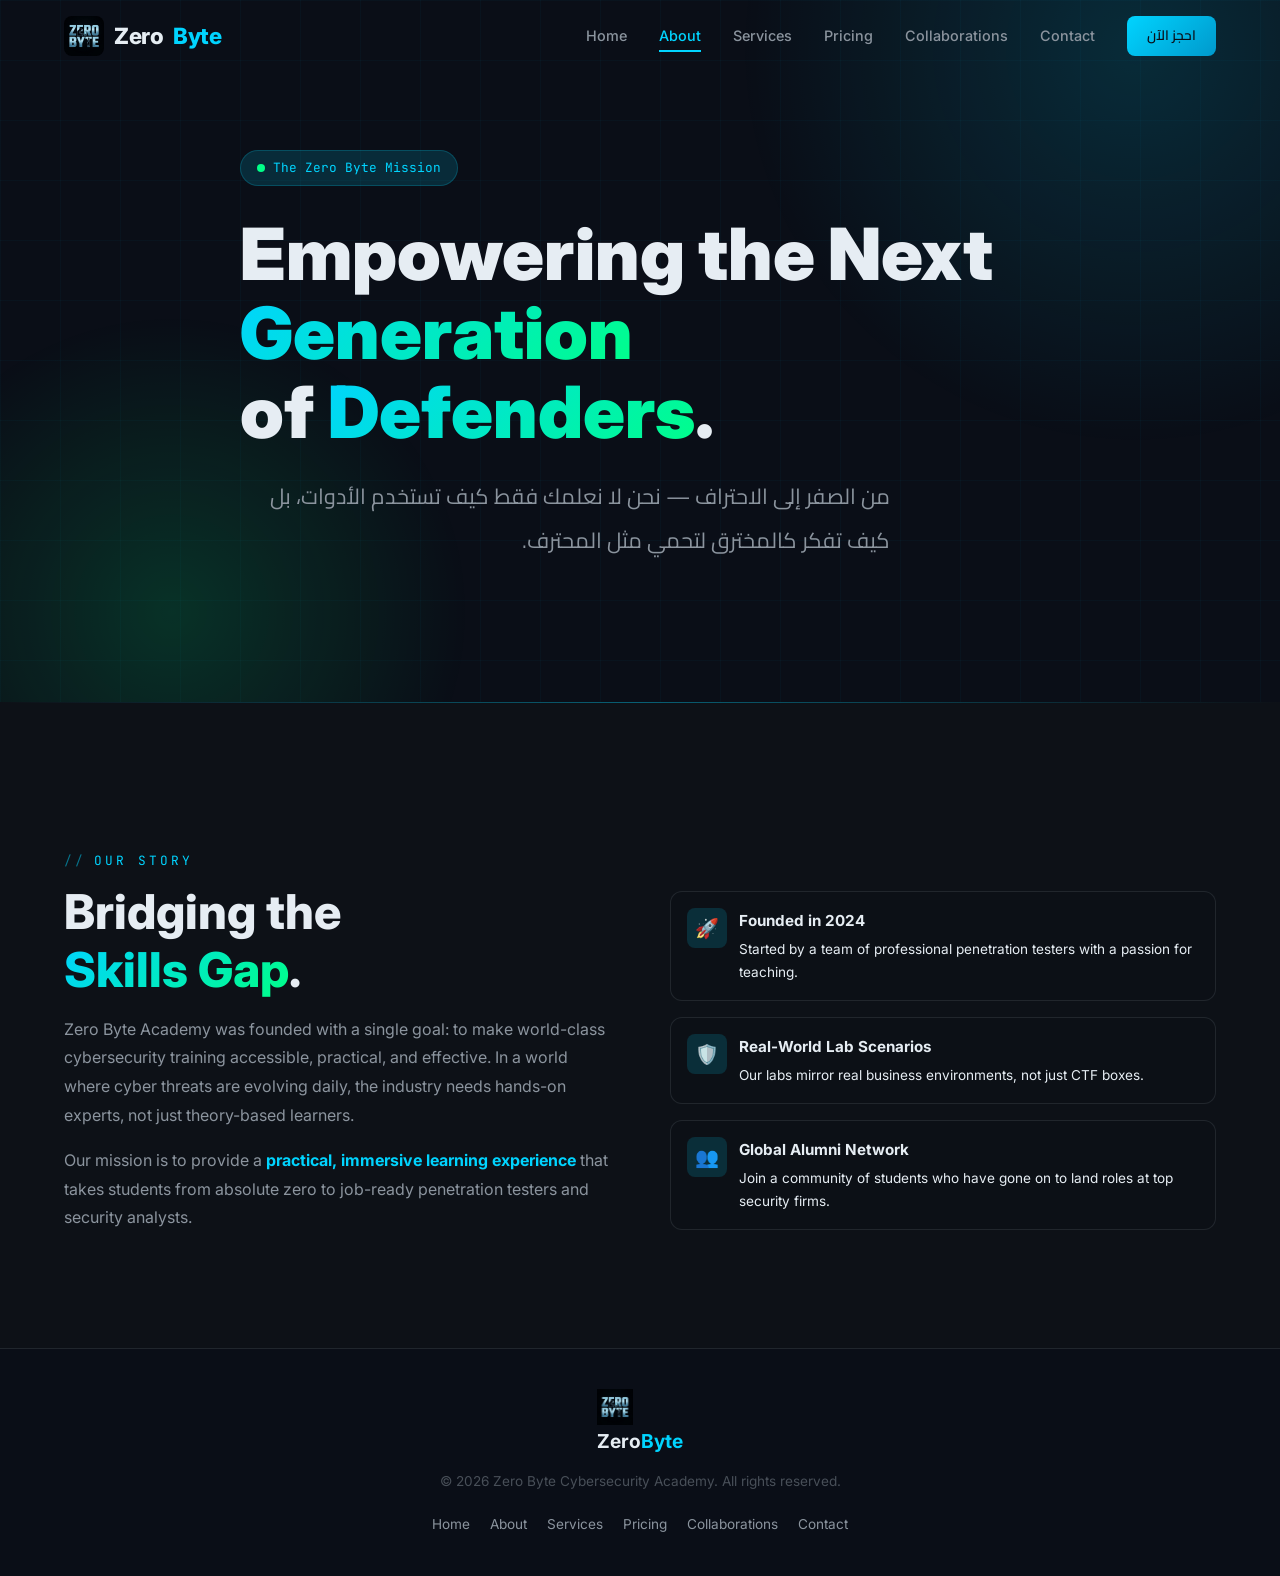
<file: about.html>
<!DOCTYPE html>
<html lang="en">

<head>
    <meta charset="UTF-8">
    <meta name="viewport" content="width=device-width, initial-scale=1.0">
    <meta name="description"
        content="Zero Byte — Learn about our mission, our Red Team methodology, and the expert team behind the academy.">
    <title>About Us — Zero Byte Cybersecurity Academy</title>
    <link rel="stylesheet" href="style.css">
</head>

<body>

    <!-- ===== NAVBAR ===== -->
    <nav class="navbar scrolled" id="navbar">
        <div class="container">
            <a href="index.html" class="nav-logo">
                <img src="image.png" alt="Zero Byte" class="logo-img">
                Zero<span>Byte</span>
            </a>
            <div class="nav-links" id="navLinks">
                <a href="index.html">Home</a>
                <a href="about.html" class="active">About</a>
                <a href="services.html">Services</a>
                <a href="pricing.html">Pricing</a>
                <a href="collaboration.html">Collaborations</a>
                <a href="contact.html">Contact</a>
                <a href="pricing.html" class="nav-cta arabic">احجز الآن</a>
            </div>
            <button class="hamburger" id="hamburger" aria-label="Toggle menu">
                <span></span><span></span><span></span>
            </button>
        </div>
    </nav>

    <!-- ===== ABOUT HERO ===== -->
    <section class="hero section" id="about-hero" style="min-height: 60vh; padding-top: 150px;">
        <div class="container">
            <div class="hero-content">
                <div class="hero-badge">
                    <span class="pulse-dot"></span>
                    <span>The Zero Byte Mission</span>
                </div>
                <h1>Empowering the Next <span class="gradient-text">Generation</span><br>of <span
                        class="gradient-text">Defenders</span>.</h1>
                <p class="hero-arabic">
                    من الصفر إلى الاحتراف — نحن لا نعلمك فقط كيف تستخدم الأدوات، بل كيف تفكر كالمخترق لتحمي مثل المحترف.
                </p>
            </div>
        </div>
    </section>

    <!-- ===== OUR STORY ===== -->
    <section class="about section reveal" id="story">
        <div class="container">
            <div class="about-grid">
                <div class="about-content">
                    <div class="section-label">Our Story</div>
                    <h2 class="section-title">Bridging the <br><span class="gradient-text">Skills Gap</span>.</h2>
                    <p>
                        Zero Byte Academy was founded with a single goal: to make world-class cybersecurity training
                        accessible, practical, and effective. In a world where cyber threats are evolving daily, the
                        industry needs hands-on experts, not just theory-based learners.
                    </p>
                    <p>
                        Our mission is to provide a <strong style="color:var(--neon-blue)">practical, immersive learning
                            experience</strong> that takes students from absolute zero to job-ready penetration testers and
                        security analysts.
                    </p>
                </div>
                <div class="about-features">
                    <div class="about-feature">
                        <div class="feature-icon">🚀</div>
                        <div class="feature-text">
                            <h4>Founded in 2024</h4>
                            <p>Started by a team of professional penetration testers with a passion for teaching.</p>
                        </div>
                    </div>
                    <div class="about-feature">
                        <div class="feature-icon">🛡️</div>
                        <div class="feature-text">
                            <h4>Real-World Lab Scenarios</h4>
                            <p>Our labs mirror real business environments, not just CTF boxes.</p>
                        </div>
                    </div>
                    <div class="about-feature">
                        <div class="feature-icon">👥</div>
                        <div class="feature-text">
                            <h4>Global Alumni Network</h4>
                            <p>Join a community of students who have gone on to land roles at top security firms.</p>
                        </div>
                    </div>
                </div>
            </div>
        </div>
    </section>

    <!-- ===== FOOTER ===== -->
    <footer class="footer">
        <div class="container">
            <div class="footer-content">
                <div class="footer-logo">
                    <img src="image.png" alt="Zero Byte" class="logo-img-footer">
                    Zero<span>Byte</span>
                </div>
                <p>© 2026 Zero Byte Cybersecurity Academy. All rights reserved.</p>
                <div class="footer-links">
                    <a href="index.html">Home</a>
                    <a href="about.html">About</a>
                    <a href="services.html">Services</a>
                    <a href="pricing.html">Pricing</a>
                    <a href="collaboration.html">Collaborations</a>
                    <a href="contact.html">Contact</a>
                </div>
            </div>
        </div>
    </footer>

    <script src="app.js"></script>
</body>

</html>
</file>
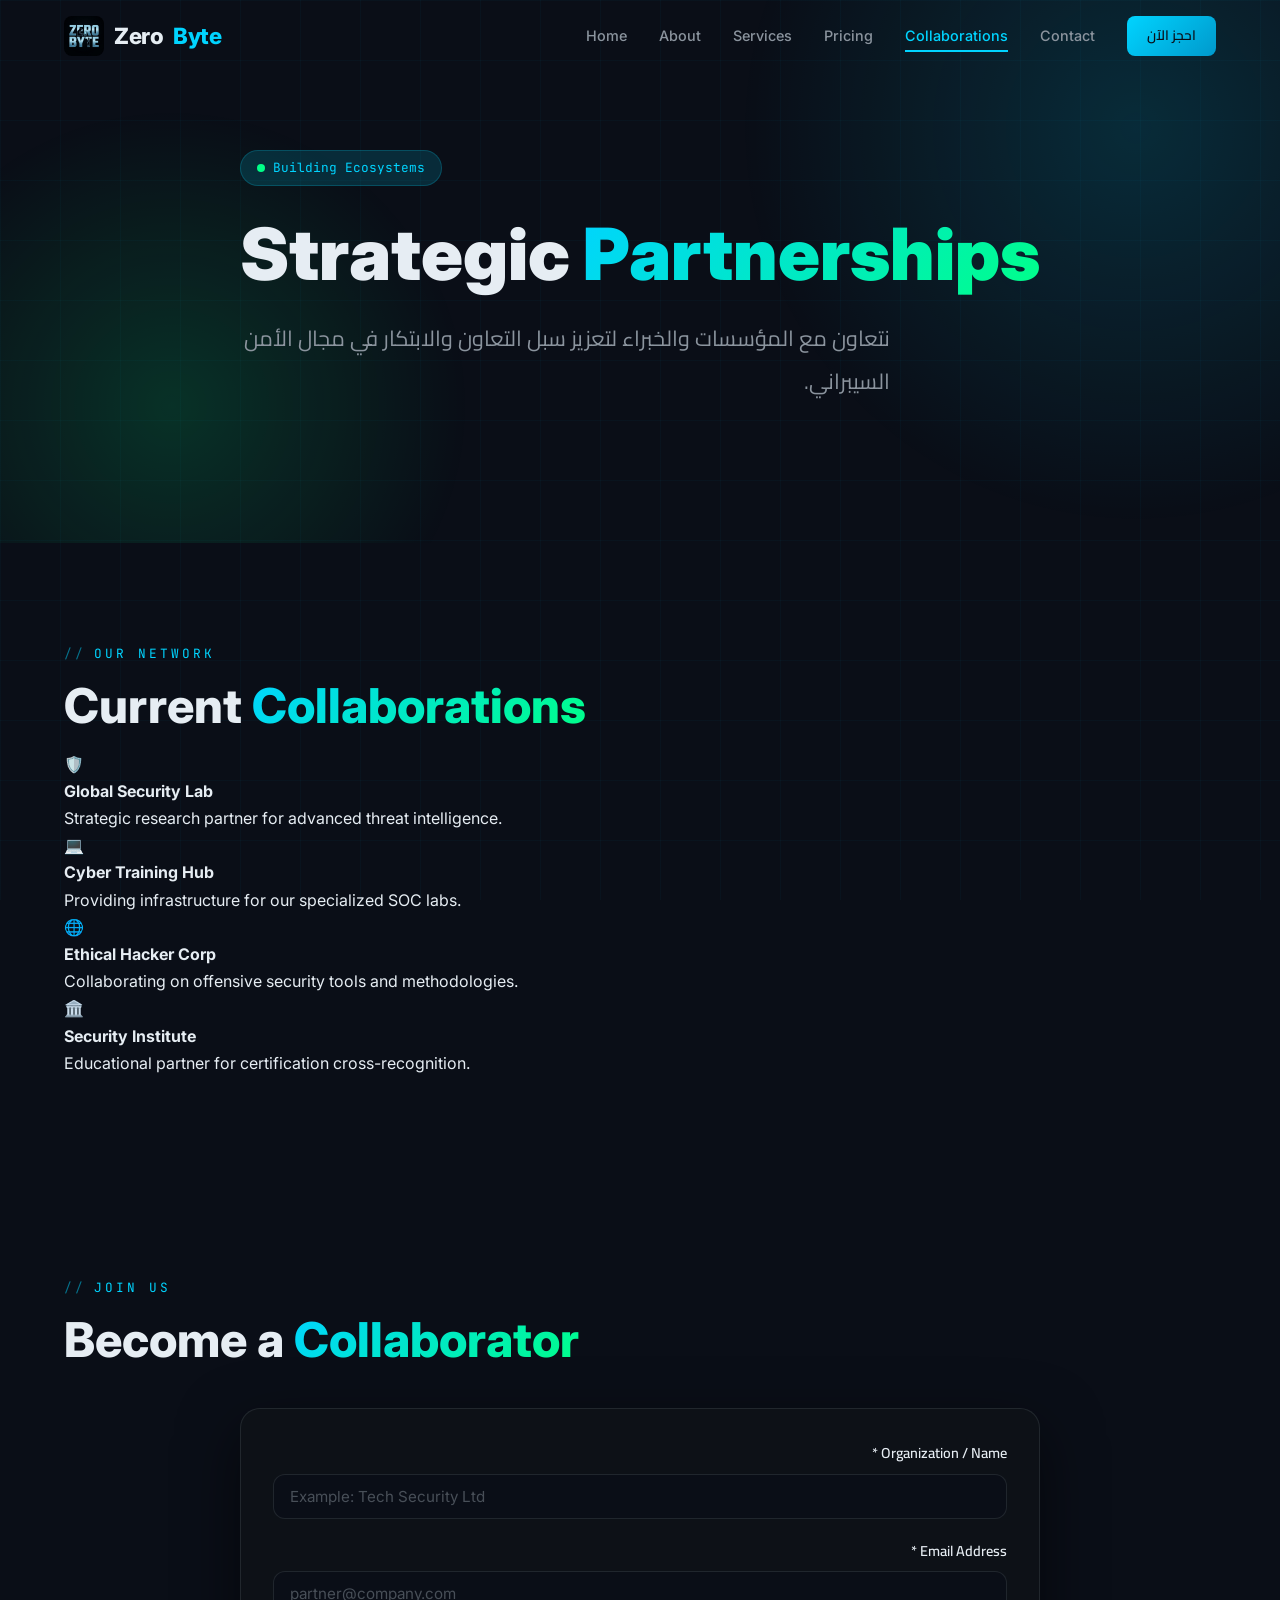
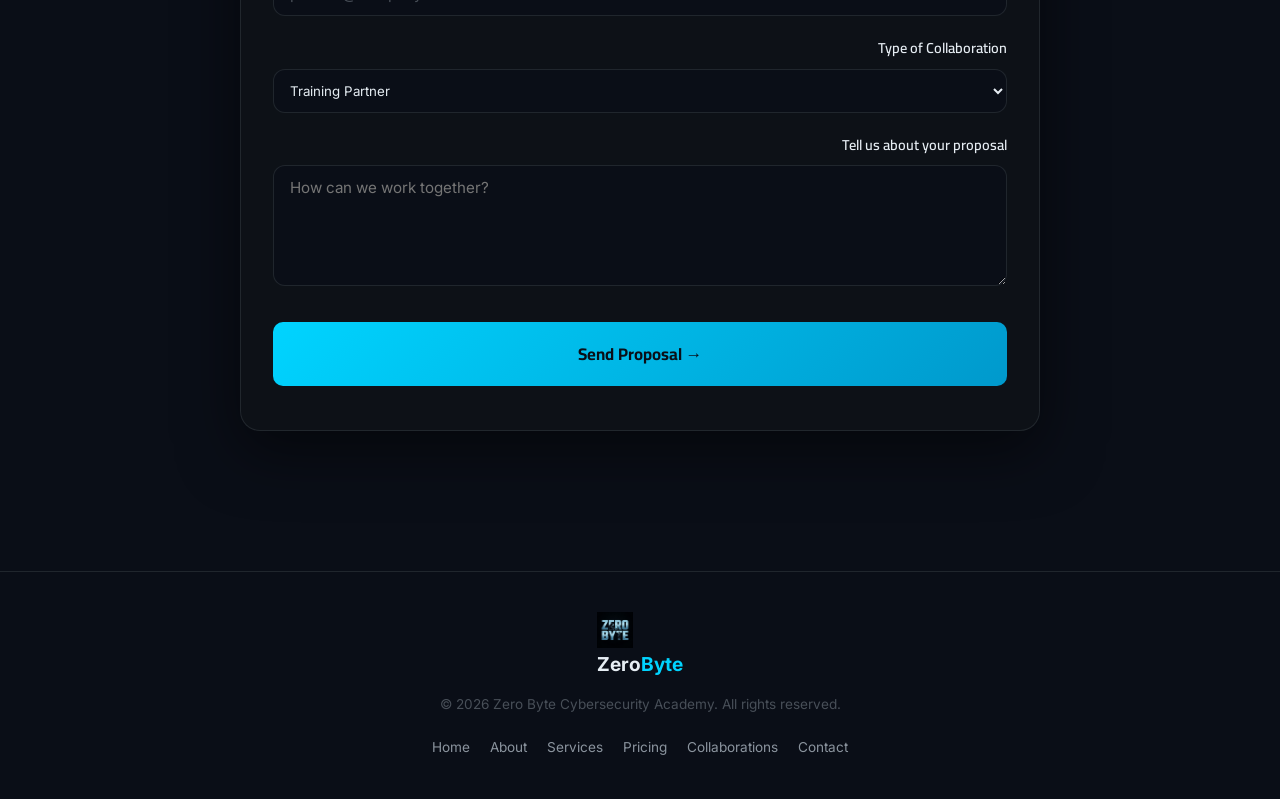
<file: collaboration.html>
<!DOCTYPE html>
<html lang="en">

<head>
    <meta charset="UTF-8">
    <meta name="viewport" content="width=device-width, initial-scale=1.0">
    <meta name="description"
        content="Zero Byte — We partner with organizations and experts to drive cybersecurity excellence. Join our mission as a collaborator.">
    <title>Collaborations — Zero Byte Cybersecurity Academy</title>
    <link rel="stylesheet" href="style.css">
</head>

<body>

    <!-- ===== NAVBAR ===== -->
    <nav class="navbar scrolled" id="navbar">
        <div class="container">
            <a href="index.html" class="nav-logo">
                <img src="image.png" alt="Zero Byte" class="logo-img">
                Zero<span>Byte</span>
            </a>
            <div class="nav-links" id="navLinks">
                <a href="index.html">Home</a>
                <a href="about.html">About</a>
                <a href="services.html">Services</a>
                <a href="pricing.html">Pricing</a>
                <a href="collaboration.html" class="active">Collaborations</a>
                <a href="contact.html">Contact</a>
                <a href="pricing.html" class="nav-cta arabic">احجز الآن</a>
            </div>
            <button class="hamburger" id="hamburger" aria-label="Toggle menu">
                <span></span><span></span><span></span>
            </button>
        </div>
    </nav>

    <!-- ===== COLLAB HERO ===== -->
    <section class="hero section" id="collab-hero" style="min-height: 40vh; padding-top: 150px;">
        <div class="container">
            <div class="hero-content">
                <div class="hero-badge">
                    <span class="pulse-dot"></span>
                    <span>Building Ecosystems</span>
                </div>
                <h1>Strategic <span class="gradient-text">Partnerships</span></h1>
                <p class="hero-arabic">
                    نتعاون مع المؤسسات والخبراء لتعزيز سبل التعاون والابتكار في مجال الأمن السيبراني.
                </p>
            </div>
        </div>
    </section>

    <!-- ===== OUR PARTNERS ===== -->
    <section class="partners section reveal">
        <div class="container">
            <div class="section-label">Our Network</div>
            <h2 class="section-title">Current <span class="gradient-text">Collaborations</span></h2>
            
            <div class="collab-grid">
                <div class="collab-card">
                    <div class="collab-logo">🛡️</div>
                    <h4>Global Security Lab</h4>
                    <p>Strategic research partner for advanced threat intelligence.</p>
                </div>
                <div class="collab-card">
                    <div class="collab-logo">💻</div>
                    <h4>Cyber Training Hub</h4>
                    <p>Providing infrastructure for our specialized SOC labs.</p>
                </div>
                <div class="collab-card">
                    <div class="collab-logo">🌐</div>
                    <h4>Ethical Hacker Corp</h4>
                    <p>Collaborating on offensive security tools and methodologies.</p>
                </div>
                <div class="collab-card">
                    <div class="collab-logo">🏛️</div>
                    <h4>Security Institute</h4>
                    <p>Educational partner for certification cross-recognition.</p>
                </div>
            </div>
        </div>
    </section>

    <!-- ===== PARTNERSHIP FORM ===== -->
    <section class="application section reveal" id="apply">
        <div class="container">
            <div class="section-label text-center">Join Us</div>
            <h2 class="section-title text-center">Become a <span class="gradient-text">Collaborator</span></h2>
            
            <div class="modal" style="display: block; position: relative; max-width: 800px; margin: 40px auto; box-shadow: 0 20px 60px rgba(0,0,0,0.5);">
                <div class="modal-body">
                    <form id="collabForm" onsubmit="handleCollabSubmission(event)">
                        <div class="contact-wrapper" style="grid-template-columns: 1fr 1fr; gap: 20px; margin-top: 0;">
                            <div class="form-group">
                                <label>Organization / Name *</label>
                                <input type="text" id="collabName" placeholder="Example: Tech Security Ltd" required>
                            </div>
                            <div class="form-group">
                                <label>Email Address *</label>
                                <input type="email" id="collabEmail" placeholder="partner@company.com" required>
                            </div>
                        </div>
                        <div class="form-group">
                            <label>Type of Collaboration</label>
                            <select id="collabType" style="width: 100%; padding: 12px; background: var(--bg-primary); border: 1px solid var(--border-color); color: var(--text-primary); border-radius: var(--border-radius);">
                                <option value="training">Training Partner</option>
                                <option value="technical">Technical Support</option>
                                <option value="sponsorship">Sponsorship</option>
                                <option value="other">Other</option>
                            </select>
                        </div>
                        <div class="form-group">
                            <label>Tell us about your proposal</label>
                            <textarea id="collabMessage" rows="5" placeholder="How can we work together?"></textarea>
                        </div>
                        <button type="submit" class="form-submit-btn" style="background: linear-gradient(135deg, var(--neon-blue), #0099cc);">Send Proposal →</button>
                        <div class="form-status" id="collabStatus"></div>
                    </form>
                </div>
            </div>
        </div>
    </section>

    <!-- ===== FOOTER ===== -->
    <footer class="footer">
        <div class="container">
            <div class="footer-content">
                <div class="footer-logo">
                    <img src="image.png" alt="Zero Byte" class="logo-img-footer">
                    Zero<span>Byte</span>
                </div>
                <p>© 2026 Zero Byte Cybersecurity Academy. All rights reserved.</p>
                <div class="footer-links">
                    <a href="index.html">Home</a>
                    <a href="about.html">About</a>
                    <a href="services.html">Services</a>
                    <a href="pricing.html">Pricing</a>
                    <a href="collaboration.html">Collaborations</a>
                    <a href="contact.html">Contact</a>
                </div>
            </div>
        </div>
    </footer>

    <script src="app.js"></script>
</body>

</html>
</file>
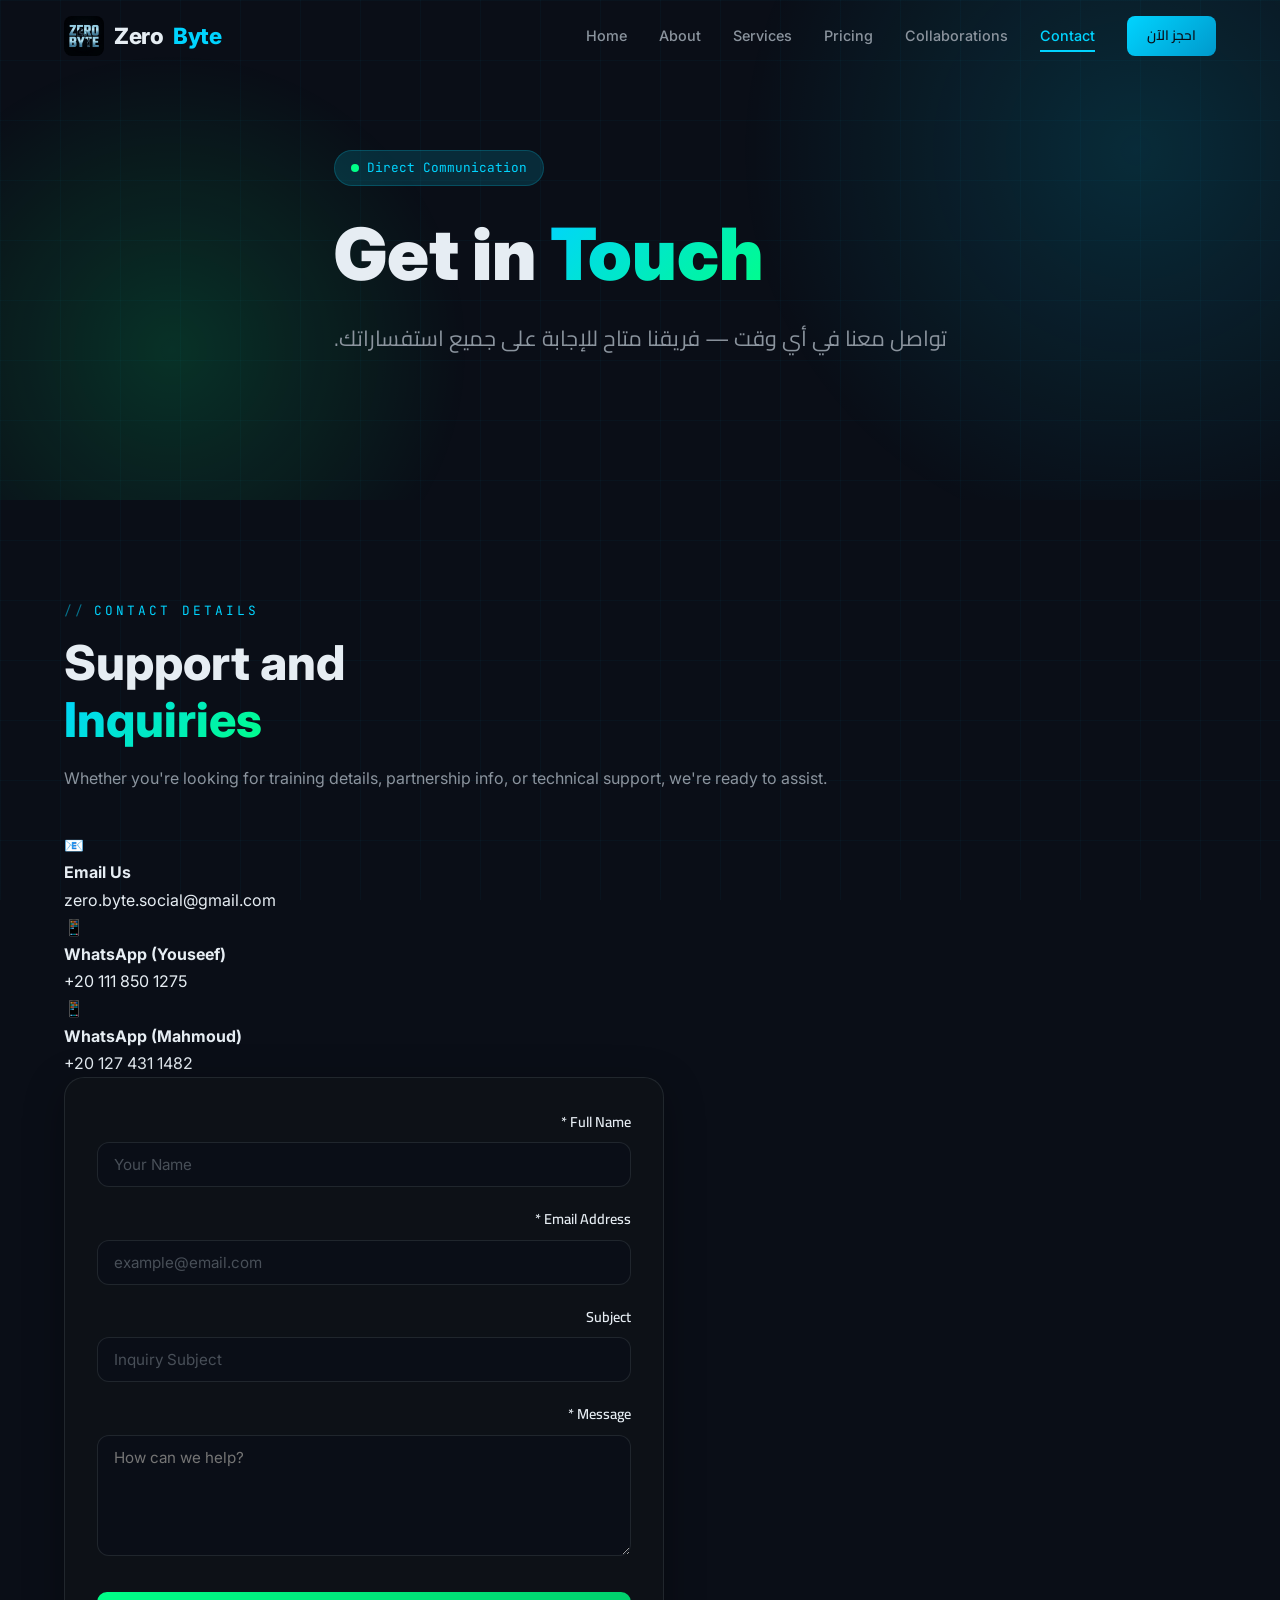
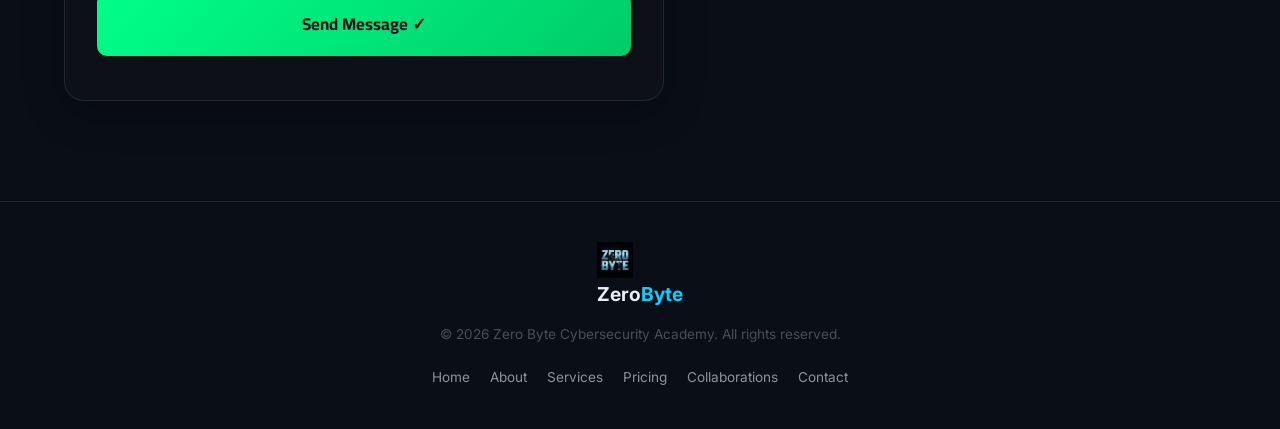
<file: contact.html>
<!DOCTYPE html>
<html lang="en">

<head>
    <meta charset="UTF-8">
    <meta name="viewport" content="width=device-width, initial-scale=1.0">
    <meta name="description"
        content="Zero Byte — Get in touch with our team for inquiries, support, or training details. We're here to help you secure your future.">
    <title>Contact Us — Zero Byte Cybersecurity Academy</title>
    <link rel="stylesheet" href="style.css">
</head>

<body>

    <!-- ===== NAVBAR ===== -->
    <nav class="navbar scrolled" id="navbar">
        <div class="container">
            <a href="index.html" class="nav-logo">
                <img src="image.png" alt="Zero Byte" class="logo-img">
                Zero<span>Byte</span>
            </a>
            <div class="nav-links" id="navLinks">
                <a href="index.html">Home</a>
                <a href="about.html">About</a>
                <a href="services.html">Services</a>
                <a href="pricing.html">Pricing</a>
                <a href="collaboration.html">Collaborations</a>
                <a href="contact.html" class="active">Contact</a>
                <a href="pricing.html" class="nav-cta arabic">احجز الآن</a>
            </div>
            <button class="hamburger" id="hamburger" aria-label="Toggle menu">
                <span></span><span></span><span></span>
            </button>
        </div>
    </nav>

    <!-- ===== CONTACT HERO ===== -->
    <section class="hero section" id="contact-hero" style="min-height: 40vh; padding-top: 150px;">
        <div class="container">
            <div class="hero-content">
                <div class="hero-badge">
                    <span class="pulse-dot"></span>
                    <span>Direct Communication</span>
                </div>
                <h1>Get in <span class="gradient-text">Touch</span></h1>
                <p class="hero-arabic">
                    تواصل معنا في أي وقت — فريقنا متاح للإجابة على جميع استفساراتك.
                </p>
            </div>
        </div>
    </section>

    <!-- ===== CONTACT CONTENT ===== -->
    <section class="contact section reveal">
        <div class="container">
            <div class="contact-wrapper">
                <!-- Contact Info -->
                <div class="contact-info">
                    <div class="section-label">Contact Details</div>
                    <h2 class="section-title">Support and <br><span class="gradient-text">Inquiries</span></h2>
                    <p style="color:var(--text-secondary); margin-bottom: 40px;">Whether you're looking for training details, partnership info, or technical support, we're ready to assist.</p>
                    
                    <div class="contact-info-list">
                        <div class="contact-info-item">
                            <div class="info-icon">📧</div>
                            <div class="info-text">
                                <h4>Email Us</h4>
                                <p>zero.byte.social@gmail.com</p>
                            </div>
                        </div>
                        <div class="contact-info-item">
                            <div class="info-icon">📱</div>
                            <div class="info-text">
                                <h4>WhatsApp (Youseef)</h4>
                                <p>+20 111 850 1275</p>
                            </div>
                        </div>
                        <div class="contact-info-item">
                            <div class="info-icon">📱</div>
                            <div class="info-text">
                                <h4>WhatsApp (Mahmoud)</h4>
                                <p>+20 127 431 1482</p>
                            </div>
                        </div>
                    </div>
                </div>

                <!-- Contact Form -->
                <div class="contact-form-card">
                    <div class="modal" style="display: block; position: relative; width: 100%; box-shadow: 0 10px 40px rgba(0,0,0,0.3);">
                        <div class="modal-body">
                            <form id="contactForm" onsubmit="handleContactSubmission(event)">
                                <div class="form-group">
                                    <label>Full Name *</label>
                                    <input type="text" id="contactName" placeholder="Your Name" required>
                                </div>
                                <div class="form-group">
                                    <label>Email Address *</label>
                                    <input type="email" id="contactEmail" placeholder="example@email.com" required>
                                </div>
                                <div class="form-group">
                                    <label>Subject</label>
                                    <input type="text" id="contactSubject" placeholder="Inquiry Subject">
                                </div>
                                <div class="form-group">
                                    <label>Message *</label>
                                    <textarea id="contactMessage" rows="5" placeholder="How can we help?" required></textarea>
                                </div>
                                <button type="submit" class="form-submit-btn">Send Message ✓</button>
                                <div class="form-status" id="contactStatus"></div>
                            </form>
                        </div>
                    </div>
                </div>
            </div>
        </div>
    </section>

    <!-- ===== FOOTER ===== -->
    <footer class="footer">
        <div class="container">
            <div class="footer-content">
                <div class="footer-logo">
                    <img src="image.png" alt="Zero Byte" class="logo-img-footer">
                    Zero<span>Byte</span>
                </div>
                <p>© 2026 Zero Byte Cybersecurity Academy. All rights reserved.</p>
                <div class="footer-links">
                    <a href="index.html">Home</a>
                    <a href="about.html">About</a>
                    <a href="services.html">Services</a>
                    <a href="pricing.html">Pricing</a>
                    <a href="collaboration.html">Collaborations</a>
                    <a href="contact.html">Contact</a>
                </div>
            </div>
        </div>
    </footer>

    <script src="app.js"></script>
</body>

</html>
</file>
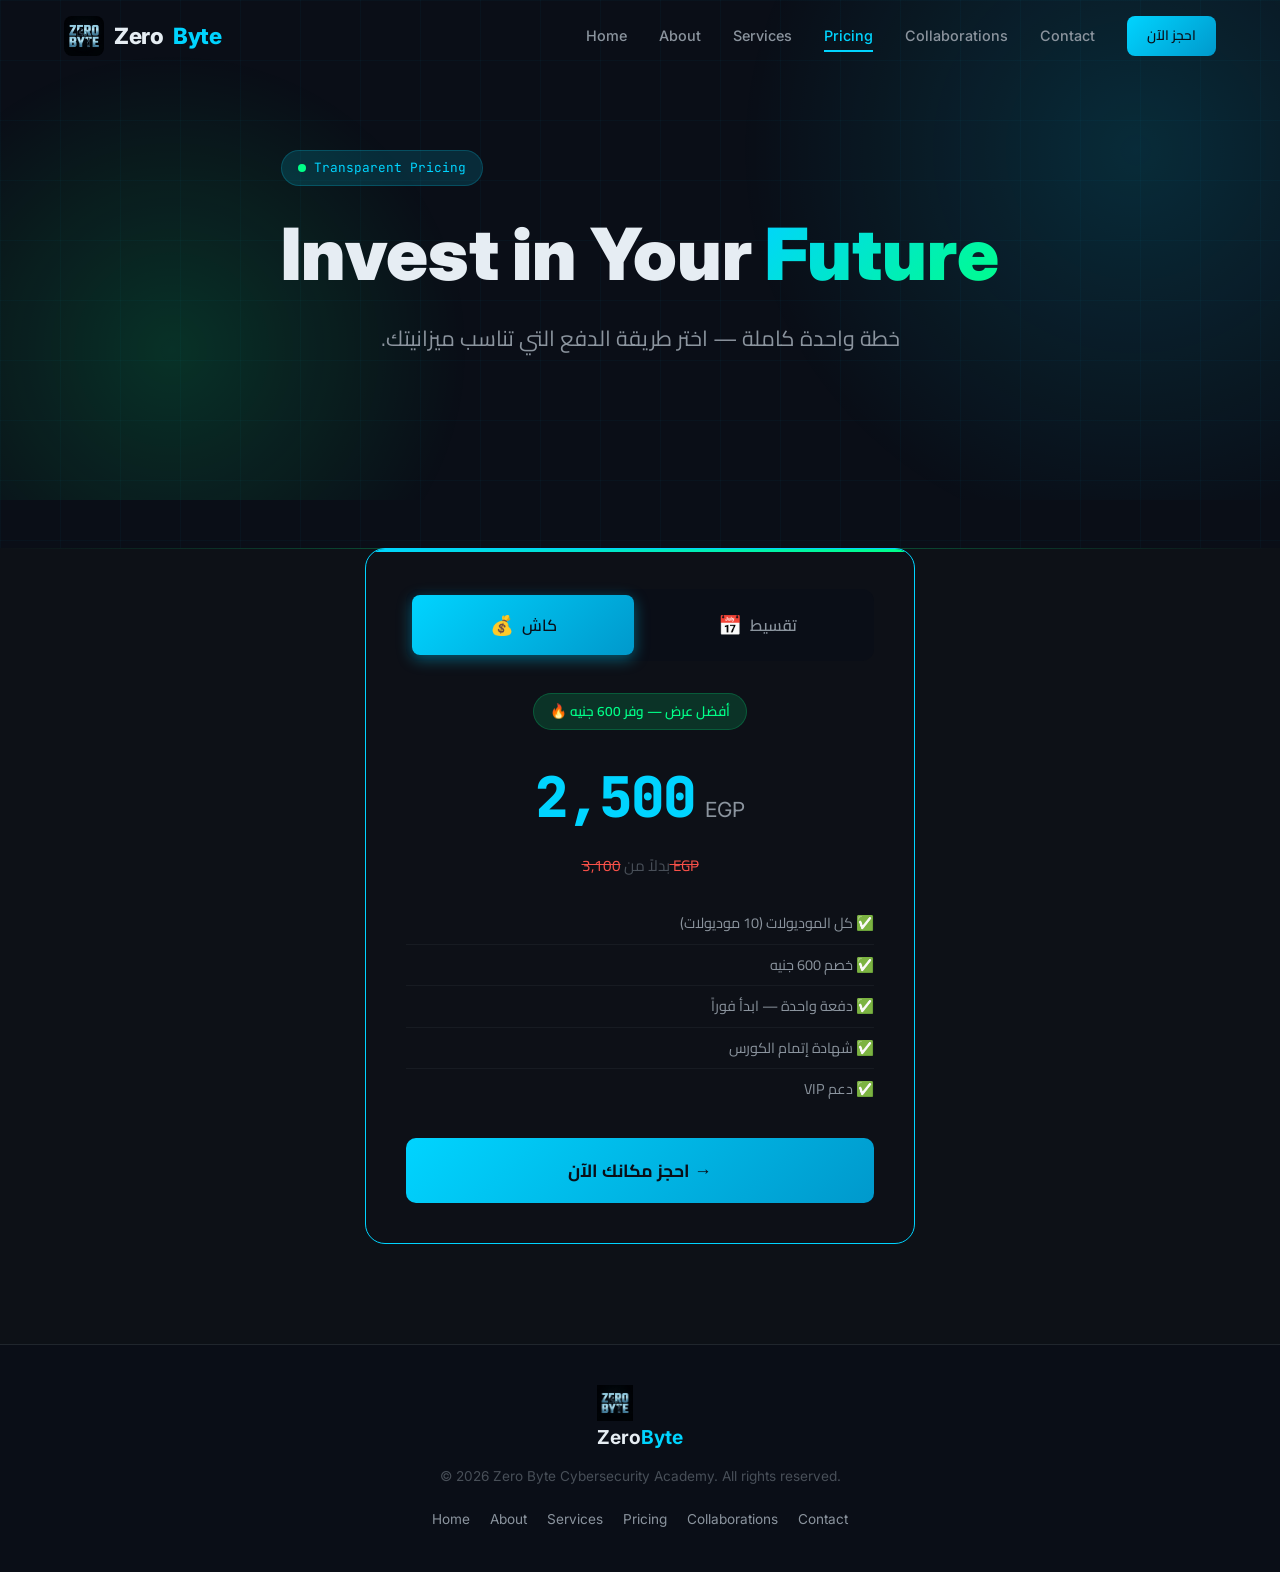
<file: pricing.html>
<!DOCTYPE html>
<html lang="en">

<head>
    <meta charset="UTF-8">
    <meta name="viewport" content="width=device-width, initial-scale=1.0">
    <meta name="description"
        content="Zero Byte — Clear and transparent pricing for our cybersecurity training programs. Choose from cash or flexible installment plans.">
    <title>Pricing Plans — Zero Byte Cybersecurity Academy</title>
    <link rel="stylesheet" href="style.css">
</head>

<body>

    <!-- ===== NAVBAR ===== -->
    <nav class="navbar scrolled" id="navbar">
        <div class="container">
            <a href="index.html" class="nav-logo">
                <img src="image.png" alt="Zero Byte" class="logo-img">
                Zero<span>Byte</span>
            </a>
            <div class="nav-links" id="navLinks">
                <a href="index.html">Home</a>
                <a href="about.html">About</a>
                <a href="services.html">Services</a>
                <a href="pricing.html" class="active">Pricing</a>
                <a href="collaboration.html">Collaborations</a>
                <a href="contact.html">Contact</a>
                <a href="pricing.html" class="nav-cta arabic">احجز الآن</a>
            </div>
            <button class="hamburger" id="hamburger" aria-label="Toggle menu">
                <span></span><span></span><span></span>
            </button>
        </div>
    </nav>

    <!-- ===== PRICING HERO ===== -->
    <section class="hero section" id="pricing-hero" style="min-height: 40vh; padding-top: 150px;">
        <div class="container">
            <div class="hero-content text-center" style="max-width: 100%;">
                <div class="hero-badge" style="margin: 0 auto 28px auto;">
                    <span class="pulse-dot"></span>
                    <span>Transparent Pricing</span>
                </div>
                <h1>Invest in Your <span class="gradient-text">Future</span></h1>
                <p class="hero-arabic" style="margin: 0 auto 40px auto; text-align: center;">
                    خطة واحدة كاملة — اختر طريقة الدفع التي تناسب ميزانيتك.
                </p>
            </div>
        </div>
    </section>

    <!-- ===== PRICING SECTION ===== -->
    <section class="pricing section reveal" id="pricing" style="padding-top: 0;">
        <div class="container">
            <div class="pricing-single">
                <!-- Payment Toggle -->
                <div class="payment-toggle">
                    <button class="toggle-btn active" id="toggleCash" onclick="selectPaymentPlan('cash')">
                        <span class="toggle-icon">💰</span>
                        <span class="toggle-label">كاش</span>
                    </button>
                    <button class="toggle-btn" id="toggleInstallment" onclick="selectPaymentPlan('installment')">
                        <span class="toggle-icon">📅</span>
                        <span class="toggle-label">تقسيط</span>
                    </button>
                </div>

                <!-- Cash Plan Display -->
                <div class="plan-display" id="cashDisplay">
                    <div class="plan-badge-inline">🔥 أفضل عرض — وفر 600 جنيه</div>
                    <div class="plan-main-price">
                        <span class="price-big">2,500</span>
                        <span class="price-currency-big">EGP</span>
                    </div>
                    <div class="price-was">بدلاً من <span class="strikethrough">3,100 EGP</span></div>
                    <ul class="plan-perks">
                        <li>✅ كل الموديولات (10 موديولات)</li>
                        <li>✅ خصم 600 جنيه</li>
                        <li>✅ دفعة واحدة — ابدأ فوراً</li>
                        <li>✅ شهادة إتمام الكورس</li>
                        <li>✅ دعم VIP</li>
                    </ul>
                </div>

                <!-- Installment Plan Display -->
                <div class="plan-display hidden" id="installmentDisplay">
                    <div class="plan-badge-inline installment-badge">📅 نظام التقسيط — بدون خصم</div>
                    <div class="plan-main-price">
                        <span class="price-big">3,000</span>
                        <span class="price-currency-big">EGP</span>
                    </div>
                    <div class="price-was">على 3 أقساط</div>
                    <div class="installment-breakdown">
                        <div class="installment-step">
                            <div class="step-num">1</div>
                            <div class="step-info">
                                <strong>1,000 EGP</strong>
                                <span>في بداية الكورس</span>
                            </div>
                        </div>
                        <div class="installment-step">
                            <div class="step-num">2</div>
                            <div class="step-info">
                                <strong>1,000 EGP</strong>
                                <span>بعد أول شهر</span>
                            </div>
                        </div>
                        <div class="installment-step">
                            <div class="step-num">3</div>
                            <div class="step-info">
                                <strong>1,000 EGP</strong>
                                <span>قبل نهاية الكورس</span>
                            </div>
                        </div>
                    </div>
                    <ul class="plan-perks">
                        <li>✅ كل الموديولات (10 موديولات)</li>
                        <li>✅ ادفع على 3 مراحل</li>
                        <li>✅ شهادة إتمام الكورس</li>
                        <li>✅ دعم مستمر</li>
                    </ul>
                </div>

                <button class="plan-cta-btn" id="mainBookBtn" onclick="openBookingModal()">
                    احجز مكانك الآن →
                </button>
            </div>
        </div>
    </section>

    <!-- ===== FOOTER ===== -->
    <footer class="footer">
        <div class="container">
            <div class="footer-content">
                <div class="footer-logo">
                    <img src="image.png" alt="Zero Byte" class="logo-img-footer">
                    Zero<span>Byte</span>
                </div>
                <p>© 2026 Zero Byte Cybersecurity Academy. All rights reserved.</p>
                <div class="footer-links">
                    <a href="index.html">Home</a>
                    <a href="about.html">About</a>
                    <a href="services.html">Services</a>
                    <a href="pricing.html">Pricing</a>
                    <a href="collaboration.html">Collaborations</a>
                    <a href="contact.html">Contact</a>
                </div>
            </div>
        </div>
    </footer>

    <!-- MODALS (Booking & Installment) -->
    <!-- [Include modals from index.html here for multi-page functionality] -->
    <!-- I will add logic to app.js to handle these globally or just include them in every page that needs them -->
    <!-- For simplicity in this turn, I'll include the booking modal here as well. -->
    
    <!-- ===== BOOKING MODAL ===== -->
    <div class="modal-overlay" id="bookingModal">
        <div class="modal">
            <div class="modal-header">
                <h3>📝 <span class="gradient-text">Booking Form</span></h3>
                <button class="modal-close" onclick="closeBookingModal()">✕</button>
            </div>
            <div class="modal-body">
                <form id="bookingForm" onsubmit="submitBooking(event)">
                    <!-- Form fields same as index.html -->
                    <div class="form-group">
                        <label>الاسم الثلاثي *</label>
                        <input type="text" id="formName" placeholder="مثال: أحمد محمد علي" required>
                    </div>
                    <div class="form-group">
                        <label>البريد الإلكتروني *</label>
                        <input type="email" id="formEmail" placeholder="example@email.com" required>
                    </div>
                    <div class="form-group">
                        <label>رقم الواتساب *</label>
                        <input type="tel" id="formPhone" placeholder="01xxxxxxxxx" required>
                    </div>
                    <div class="form-group">
                        <label>طريقة الدفع</label>
                        <input type="text" id="formPlan" readonly>
                    </div>
                    <div class="form-group">
                        <label>المبلغ المطلوب الآن</label>
                        <input type="text" id="formTotal" readonly>
                    </div>
                    <div class="payment-info">
                        <h4>💳 تعليمات الدفع</h4>
                        <p style="color:var(--text-secondary);margin-bottom:12px;font-size:0.9rem;">يرجى تحويل المبلغ الموضح على الرقم التالي:</p>
                        <ul>
                            <li>📱 اتصالات كاش: <strong>01118501275</strong></li>
                        </ul>
                    </div>
                    <div class="form-group">
                        <label>صورة إيصال التحويل *</label>
                        <div class="file-upload-area" id="fileUploadArea">
                            <input type="file" id="formReceipt" accept="image/*" required onchange="handleFileSelect(this, 'fileName', 'fileUploadArea')">
                            <div class="file-upload-icon">📎</div>
                            <div class="file-upload-text">اضغط هنا أو اسحب صورة الإيصال</div>
                            <div class="file-upload-name" id="fileName"></div>
                        </div>
                    </div>
                    <button type="submit" class="form-submit-btn" id="submitBtn">تأكيد الحجز ✓</button>
                    <div class="form-status" id="formStatus"></div>
                </form>
            </div>
        </div>
    </div>

    <script src="app.js"></script>
</body>

</html>
</file>
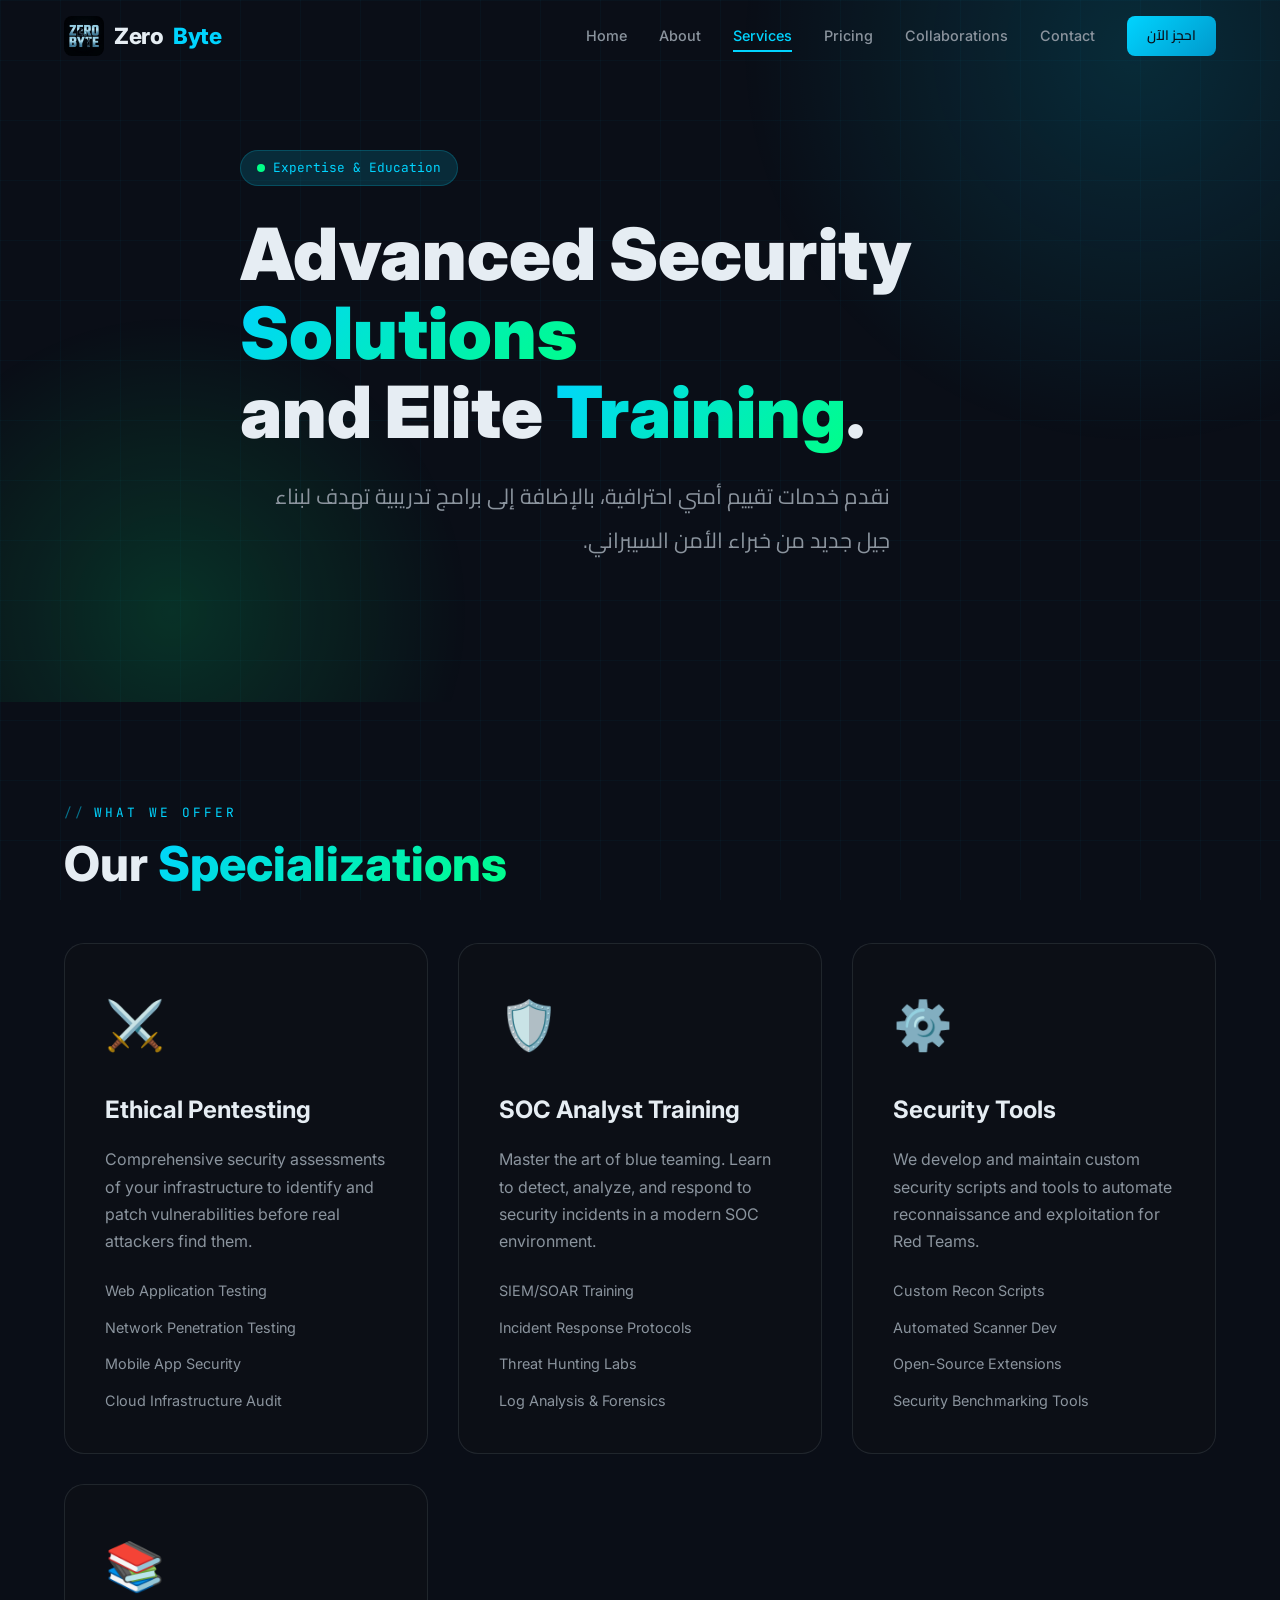
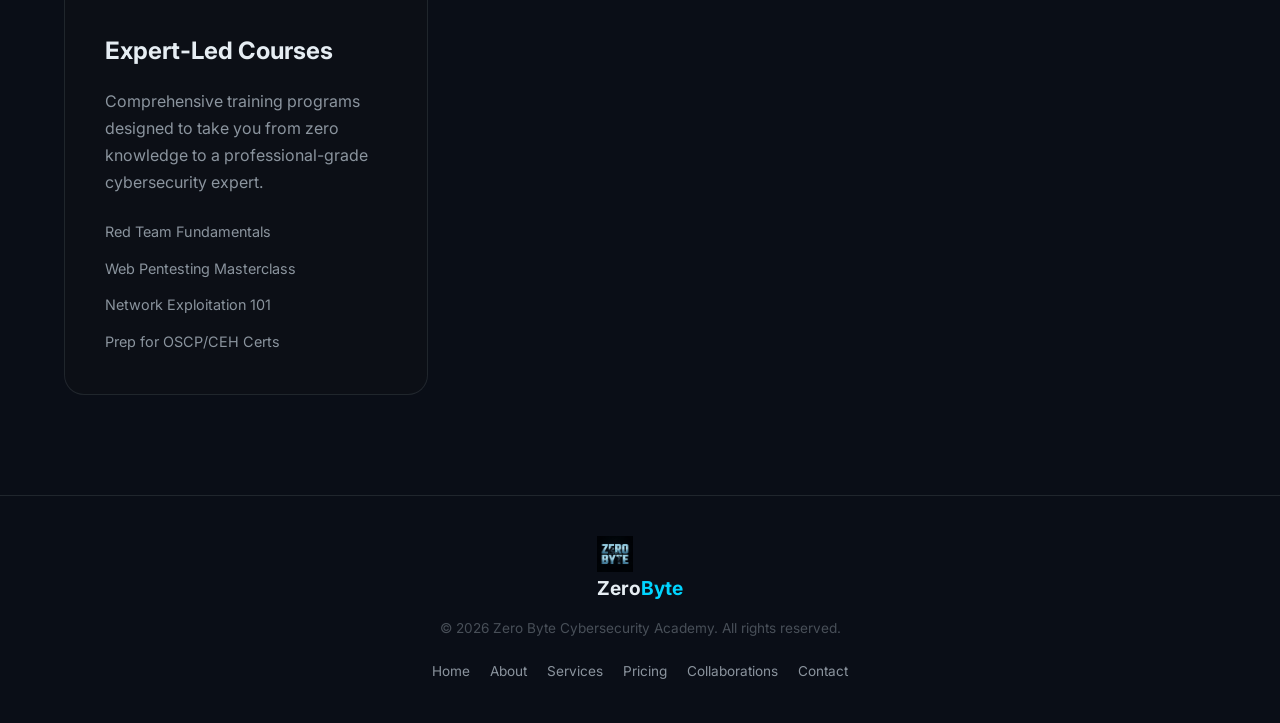
<file: services.html>
<!DOCTYPE html>
<html lang="en">

<head>
    <meta charset="UTF-8">
    <meta name="viewport" content="width=device-width, initial-scale=1.0">
    <meta name="description"
        content="Zero Byte — Specialized cybersecurity services including Pentesting, SOC Analyst training, custom security tools, and expert-led courses.">
    <title>Our Services — Zero Byte Cybersecurity Academy</title>
    <link rel="stylesheet" href="style.css">
</head>

<body>

    <!-- ===== NAVBAR ===== -->
    <nav class="navbar scrolled" id="navbar">
        <div class="container">
            <a href="index.html" class="nav-logo">
                <img src="image.png" alt="Zero Byte" class="logo-img">
                Zero<span>Byte</span>
            </a>
            <div class="nav-links" id="navLinks">
                <a href="index.html">Home</a>
                <a href="about.html">About</a>
                <a href="services.html" class="active">Services</a>
                <a href="pricing.html">Pricing</a>
                <a href="collaboration.html">Collaborations</a>
                <a href="contact.html">Contact</a>
                <a href="pricing.html" class="nav-cta arabic">احجز الآن</a>
            </div>
            <button class="hamburger" id="hamburger" aria-label="Toggle menu">
                <span></span><span></span><span></span>
            </button>
        </div>
    </nav>

    <!-- ===== SERVICES HERO ===== -->
    <section class="hero section" id="services-hero" style="min-height: 50vh; padding-top: 150px;">
        <div class="container">
            <div class="hero-content">
                <div class="hero-badge">
                    <span class="pulse-dot"></span>
                    <span>Expertise & Education</span>
                </div>
                <h1>Advanced Security <span class="gradient-text">Solutions</span><br>and Elite <span
                        class="gradient-text">Training</span>.</h1>
                <p class="hero-arabic">
                    نقدم خدمات تقييم أمني احترافية، بالإضافة إلى برامج تدريبية تهدف لبناء جيل جديد من خبراء الأمن السيبراني.
                </p>
            </div>
        </div>
    </section>

    <!-- ===== SERVICES GRID ===== -->
    <section class="services section reveal">
        <div class="container">
            <div class="section-label">What We Offer</div>
            <h2 class="section-title">Our <span class="gradient-text">Specializations</span></h2>
            
            <div class="services-grid">
                <!-- Pentesting -->
                <div class="service-card">
                    <div class="service-icon">⚔️</div>
                    <h3>Ethical Pentesting</h3>
                    <p>Comprehensive security assessments of your infrastructure to identify and patch vulnerabilities before real attackers find them.</p>
                    <ul class="service-features">
                        <li>Web Application Testing</li>
                        <li>Network Penetration Testing</li>
                        <li>Mobile App Security</li>
                        <li>Cloud Infrastructure Audit</li>
                    </ul>
                </div>

                <!-- SOC Analyst -->
                <div class="service-card active">
                    <div class="service-icon">🛡️</div>
                    <h3>SOC Analyst Training</h3>
                    <p>Master the art of blue teaming. Learn to detect, analyze, and respond to security incidents in a modern SOC environment.</p>
                    <ul class="service-features">
                        <li>SIEM/SOAR Training</li>
                        <li>Incident Response Protocols</li>
                        <li>Threat Hunting Labs</li>
                        <li>Log Analysis & Forensics</li>
                    </ul>
                </div>

                <!-- Tools -->
                <div class="service-card">
                    <div class="service-icon">⚙️</div>
                    <h3>Security Tools</h3>
                    <p>We develop and maintain custom security scripts and tools to automate reconnaissance and exploitation for Red Teams.</p>
                    <ul class="service-features">
                        <li>Custom Recon Scripts</li>
                        <li>Automated Scanner Dev</li>
                        <li>Open-Source Extensions</li>
                        <li>Security Benchmarking Tools</li>
                    </ul>
                </div>

                <!-- Courses -->
                <div class="service-card">
                    <div class="service-icon">📚</div>
                    <h3>Expert-Led Courses</h3>
                    <p>Comprehensive training programs designed to take you from zero knowledge to a professional-grade cybersecurity expert.</p>
                    <ul class="service-features">
                        <li>Red Team Fundamentals</li>
                        <li>Web Pentesting Masterclass</li>
                        <li>Network Exploitation 101</li>
                        <li>Prep for OSCP/CEH Certs</li>
                    </ul>
                </div>
            </div>
        </div>
    </section>

    <!-- ===== FOOTER ===== -->
    <footer class="footer">
        <div class="container">
            <div class="footer-content">
                <div class="footer-logo">
                    <img src="image.png" alt="Zero Byte" class="logo-img-footer">
                    Zero<span>Byte</span>
                </div>
                <p>© 2026 Zero Byte Cybersecurity Academy. All rights reserved.</p>
                <div class="footer-links">
                    <a href="index.html">Home</a>
                    <a href="about.html">About</a>
                    <a href="services.html">Services</a>
                    <a href="pricing.html">Pricing</a>
                    <a href="collaboration.html">Collaborations</a>
                    <a href="contact.html">Contact</a>
                </div>
            </div>
        </div>
    </footer>

    <script src="app.js"></script>
</body>

</html>
</file>
<file: style.css>
/* ========================================
   ZERO BYTE CYBERSECURITY ACADEMY
   Design System & Styles
   ======================================== */

/* --- Google Fonts --- */
@import url('https://fonts.googleapis.com/css2?family=Inter:wght@300;400;500;600;700;800;900&family=JetBrains+Mono:wght@400;500;600;700&family=Cairo:wght@300;400;500;600;700;800&display=swap');

/* --- CSS Custom Properties --- */
:root {
    /* Colors */
    --bg-primary: #0a0e17;
    --bg-secondary: #0d1117;
    --bg-card: rgba(13, 17, 23, 0.8);
    --bg-card-hover: rgba(20, 27, 38, 0.9);
    --bg-glass: rgba(13, 17, 23, 0.6);

    --neon-blue: #00d4ff;
    --neon-blue-dim: rgba(0, 212, 255, 0.15);
    --neon-blue-glow: rgba(0, 212, 255, 0.4);
    --cyber-green: #00ff88;
    --cyber-green-dim: rgba(0, 255, 136, 0.15);
    --cyber-green-glow: rgba(0, 255, 136, 0.4);

    --text-primary: #e6edf3;
    --text-secondary: #8b949e;
    --text-muted: #484f58;
    --text-accent: var(--neon-blue);

    --border-color: rgba(48, 54, 61, 0.6);
    --border-glow: rgba(0, 212, 255, 0.3);

    --danger: #f85149;
    --warning: #d29922;
    --success: var(--cyber-green);

    /* Typography */
    --font-body: 'Inter', sans-serif;
    --font-mono: 'JetBrains Mono', monospace;
    --font-arabic: 'Cairo', sans-serif;

    /* Spacing */
    --section-padding: 100px 0;
    --container-width: 1200px;
    --border-radius: 12px;
    --border-radius-lg: 20px;

    /* Transitions */
    --transition-fast: 0.2s ease;
    --transition-base: 0.3s ease;
    --transition-slow: 0.5s ease;
}

/* --- Reset & Base --- */
*,
*::before,
*::after {
    margin: 0;
    padding: 0;
    box-sizing: border-box;
}

html {
    scroll-behavior: smooth;
    font-size: 16px;
}

body {
    font-family: var(--font-body);
    background-color: var(--bg-primary);
    color: var(--text-primary);
    line-height: 1.7;
    overflow-x: hidden;
    -webkit-font-smoothing: antialiased;
    -moz-osx-font-smoothing: grayscale;
}

/* Arabic text */
[lang="ar"],
.arabic {
    font-family: var(--font-arabic);
    direction: rtl;
}

a {
    text-decoration: none;
    color: inherit;
    transition: color var(--transition-fast);
}

img {
    max-width: 100%;
    display: block;
}

ul,
ol {
    list-style: none;
}

button {
    cursor: pointer;
    border: none;
    outline: none;
    font-family: inherit;
}

input,
textarea,
select {
    font-family: inherit;
    outline: none;
}

/* --- Utility Classes --- */
.container {
    max-width: var(--container-width);
    margin: 0 auto;
    padding: 0 24px;
}

.section {
    padding: var(--section-padding);
    position: relative;
}

.section-label {
    font-family: var(--font-mono);
    font-size: 0.8rem;
    color: var(--neon-blue);
    text-transform: uppercase;
    letter-spacing: 3px;
    margin-bottom: 12px;
    display: flex;
    align-items: center;
    gap: 8px;
}

.section-label::before {
    content: '//';
    opacity: 0.5;
}

.section-title {
    font-size: clamp(2rem, 4vw, 3rem);
    font-weight: 800;
    margin-bottom: 16px;
    line-height: 1.2;
}

.section-subtitle {
    font-size: 1.1rem;
    color: var(--text-secondary);
    max-width: 600px;
}

.gradient-text {
    background: linear-gradient(135deg, var(--neon-blue), var(--cyber-green));
    -webkit-background-clip: text;
    -webkit-text-fill-color: transparent;
    background-clip: text;
}

.mono {
    font-family: var(--font-mono);
}

/* --- Animated Background Grid --- */
body::before {
    content: '';
    position: fixed;
    top: 0;
    left: 0;
    width: 100%;
    height: 100%;
    background-image:
        linear-gradient(rgba(0, 212, 255, 0.03) 1px, transparent 1px),
        linear-gradient(90deg, rgba(0, 212, 255, 0.03) 1px, transparent 1px);
    background-size: 60px 60px;
    pointer-events: none;
    z-index: 0;
}

/* --- Navbar --- */
.navbar {
    position: fixed;
    top: 0;
    left: 0;
    width: 100%;
    z-index: 1000;
    padding: 16px 0;
    transition: all var(--transition-base);
    background: transparent;
}

.navbar.scrolled {
    background: rgba(10, 14, 23, 0.92);
    backdrop-filter: blur(20px);
    -webkit-backdrop-filter: blur(20px);
    border-bottom: 1px solid var(--border-color);
    padding: 10px 0;
}

.navbar .container {
    display: flex;
    justify-content: space-between;
    align-items: center;
}

.nav-logo {
    display: flex;
    align-items: center;
    gap: 10px;
    font-size: 1.4rem;
    font-weight: 800;
    letter-spacing: -0.5px;
}

.nav-logo .logo-img {
    width: 40px;
    height: 40px;
    border-radius: 8px;
    object-fit: contain;
}

.logo-img-footer {
    width: 36px;
    height: 36px;
    object-fit: contain;
}

.nav-logo span {
    color: var(--neon-blue);
}

.nav-links {
    display: flex;
    align-items: center;
    gap: 32px;
}

.nav-links a {
    font-size: 0.9rem;
    font-weight: 500;
    color: var(--text-secondary);
    transition: color var(--transition-fast);
    position: relative;
}

.nav-links a:hover {
    color: var(--text-primary);
}

.nav-links a::after {
    content: '';
    position: absolute;
    bottom: -4px;
    left: 0;
    width: 0;
    height: 2px;
    background: var(--neon-blue);
    transition: width var(--transition-base);
}

.nav-links a:hover::after {
    width: 100%;
}

.nav-cta {
    padding: 8px 20px !important;
    background: linear-gradient(135deg, var(--neon-blue), #0099cc) !important;
    color: var(--bg-primary) !important;
    border-radius: 8px;
    font-weight: 600 !important;
    font-size: 0.85rem !important;
    transition: transform var(--transition-fast), box-shadow var(--transition-fast) !important;
}

.nav-cta::after {
    display: none !important;
}

.nav-cta:hover {
    transform: translateY(-2px);
    box-shadow: 0 4px 20px var(--neon-blue-glow);
}

/* Hamburger Menu */
.hamburger {
    display: none;
    flex-direction: column;
    gap: 5px;
    background: none;
    padding: 4px;
}

.hamburger span {
    display: block;
    width: 24px;
    height: 2px;
    background: var(--text-primary);
    border-radius: 2px;
    transition: all var(--transition-base);
}

.hamburger.active span:nth-child(1) {
    transform: rotate(45deg) translate(5px, 5px);
}

.hamburger.active span:nth-child(2) {
    opacity: 0;
}

.hamburger.active span:nth-child(3) {
    transform: rotate(-45deg) translate(5px, -5px);
}

/* --- Hero Section --- */
.hero {
    min-height: 100vh;
    display: flex;
    align-items: center;
    position: relative;
    overflow: hidden;
    padding-top: 80px;
}

.hero::before {
    content: '';
    position: absolute;
    top: -50%;
    right: -20%;
    width: 800px;
    height: 800px;
    background: radial-gradient(circle, var(--neon-blue-dim) 0%, transparent 70%);
    border-radius: 50%;
    animation: pulse-glow 8s ease-in-out infinite;
}

.hero::after {
    content: '';
    position: absolute;
    bottom: -30%;
    left: -10%;
    width: 600px;
    height: 600px;
    background: radial-gradient(circle, var(--cyber-green-dim) 0%, transparent 70%);
    border-radius: 50%;
    animation: pulse-glow 10s ease-in-out infinite reverse;
}

@keyframes pulse-glow {

    0%,
    100% {
        opacity: 0.3;
        transform: scale(1);
    }

    50% {
        opacity: 0.6;
        transform: scale(1.1);
    }
}

.hero-content {
    position: relative;
    z-index: 2;
    max-width: 800px;
}

.hero-badge {
    display: inline-flex;
    align-items: center;
    gap: 8px;
    padding: 6px 16px;
    background: var(--neon-blue-dim);
    border: 1px solid rgba(0, 212, 255, 0.2);
    border-radius: 100px;
    font-family: var(--font-mono);
    font-size: 0.8rem;
    color: var(--neon-blue);
    margin-bottom: 28px;
    animation: fadeInUp 0.8s ease both;
}

.hero-badge .pulse-dot {
    width: 8px;
    height: 8px;
    background: var(--cyber-green);
    border-radius: 50%;
    animation: pulse 2s ease-in-out infinite;
}

@keyframes pulse {

    0%,
    100% {
        opacity: 1;
        transform: scale(1);
    }

    50% {
        opacity: 0.5;
        transform: scale(0.8);
    }
}

.hero h1 {
    font-size: clamp(2.8rem, 6vw, 4.5rem);
    font-weight: 900;
    line-height: 1.1;
    margin-bottom: 24px;
    animation: fadeInUp 0.8s ease 0.1s both;
}

.hero h1 .highlight {
    position: relative;
    display: inline-block;
}

.hero h1 .highlight::after {
    content: '';
    position: absolute;
    bottom: 4px;
    left: 0;
    width: 100%;
    height: 14px;
    background: linear-gradient(135deg, var(--neon-blue-glow), var(--cyber-green-glow));
    z-index: -1;
    border-radius: 2px;
}

.hero-arabic {
    font-family: var(--font-arabic);
    font-size: clamp(1.1rem, 2vw, 1.35rem);
    color: var(--text-secondary);
    line-height: 2;
    direction: rtl;
    text-align: right;
    margin-bottom: 40px;
    max-width: 650px;
    animation: fadeInUp 0.8s ease 0.2s both;
}

.hero-buttons {
    display: flex;
    gap: 16px;
    flex-wrap: wrap;
    animation: fadeInUp 0.8s ease 0.3s both;
}

.btn-primary {
    display: inline-flex;
    align-items: center;
    gap: 8px;
    padding: 14px 32px;
    background: linear-gradient(135deg, var(--neon-blue), #0099cc);
    color: var(--bg-primary);
    font-weight: 700;
    font-size: 1rem;
    border-radius: 10px;
    transition: all var(--transition-base);
    font-family: var(--font-arabic);
    position: relative;
    overflow: hidden;
}

.btn-primary::before {
    content: '';
    position: absolute;
    top: 0;
    left: -100%;
    width: 100%;
    height: 100%;
    background: linear-gradient(90deg, transparent, rgba(255, 255, 255, 0.2), transparent);
    transition: left 0.5s ease;
}

.btn-primary:hover::before {
    left: 100%;
}

.btn-primary:hover {
    transform: translateY(-3px);
    box-shadow: 0 8px 30px var(--neon-blue-glow);
}

.btn-secondary {
    display: inline-flex;
    align-items: center;
    gap: 8px;
    padding: 14px 32px;
    background: transparent;
    color: var(--text-primary);
    font-weight: 600;
    font-size: 1rem;
    border-radius: 10px;
    border: 1px solid var(--border-color);
    transition: all var(--transition-base);
}

.btn-secondary:hover {
    border-color: var(--neon-blue);
    background: var(--neon-blue-dim);
}

.hero-stats {
    display: flex;
    gap: 40px;
    margin-top: 60px;
    animation: fadeInUp 0.8s ease 0.4s both;
}

.hero-stat {
    text-align: center;
}

.hero-stat .stat-value {
    font-family: var(--font-mono);
    font-size: 1.8rem;
    font-weight: 700;
    color: var(--neon-blue);
}

.hero-stat .stat-label {
    font-size: 0.85rem;
    color: var(--text-secondary);
    margin-top: 4px;
}

/* --- About Section --- */
.about {
    background: var(--bg-secondary);
    position: relative;
}

.about::before {
    content: '';
    position: absolute;
    top: 0;
    left: 0;
    width: 100%;
    height: 1px;
    background: linear-gradient(90deg, transparent, var(--neon-blue-glow), transparent);
}

.about-grid {
    display: grid;
    grid-template-columns: 1fr 1fr;
    gap: 60px;
    align-items: center;
    margin-top: 48px;
}

.about-content h3 {
    font-size: 1.5rem;
    margin-bottom: 16px;
}

.about-content p {
    color: var(--text-secondary);
    margin-bottom: 16px;
    line-height: 1.8;
}

.about-features {
    display: flex;
    flex-direction: column;
    gap: 16px;
    margin-top: 24px;
}

.about-feature {
    display: flex;
    align-items: flex-start;
    gap: 12px;
    padding: 16px;
    background: var(--bg-card);
    border: 1px solid var(--border-color);
    border-radius: var(--border-radius);
    transition: all var(--transition-base);
}

.about-feature:hover {
    border-color: var(--neon-blue);
    background: var(--bg-card-hover);
}

.about-feature .feature-icon {
    width: 40px;
    height: 40px;
    min-width: 40px;
    background: var(--neon-blue-dim);
    border-radius: 8px;
    display: flex;
    align-items: center;
    justify-content: center;
    font-size: 1.2rem;
}

.about-feature .feature-text h4 {
    font-size: 0.95rem;
    margin-bottom: 4px;
}

.about-feature .feature-text p {
    font-size: 0.85rem;
    margin: 0;
}

/* Team Cards */
.team-section {
    margin-top: 80px;
}

.team-grid {
    display: grid;
    grid-template-columns: repeat(2, 1fr);
    gap: 24px;
    margin-top: 36px;
    max-width: 700px;
}

.team-card {
    background: var(--bg-card);
    border: 1px solid var(--border-color);
    border-radius: var(--border-radius-lg);
    padding: 32px;
    text-align: center;
    transition: all var(--transition-base);
    position: relative;
    overflow: hidden;
}

.team-card::before {
    content: '';
    position: absolute;
    top: 0;
    left: 0;
    width: 100%;
    height: 3px;
    background: linear-gradient(90deg, var(--neon-blue), var(--cyber-green));
    opacity: 0;
    transition: opacity var(--transition-base);
}

.team-card:hover {
    transform: translateY(-4px);
    border-color: var(--border-glow);
    box-shadow: 0 8px 40px rgba(0, 212, 255, 0.1);
}

.team-card:hover::before {
    opacity: 1;
}

.team-avatar {
    width: 90px;
    height: 90px;
    border-radius: 50%;
    margin: 0 auto 16px;
    background: linear-gradient(135deg, var(--neon-blue-dim), var(--cyber-green-dim));
    border: 2px solid var(--border-color);
    display: flex;
    align-items: center;
    justify-content: center;
    font-size: 2rem;
    font-weight: 700;
    color: var(--neon-blue);
    font-family: var(--font-mono);
}

.team-card h4 {
    font-size: 1.15rem;
    margin-bottom: 6px;
}

.team-card .team-role {
    font-size: 0.85rem;
    color: var(--cyber-green);
    font-family: var(--font-mono);
    margin-bottom: 12px;
}

.team-card .team-bio {
    font-size: 0.85rem;
    color: var(--text-secondary);
    line-height: 1.6;
}

/* --- Syllabus Section --- */
.syllabus {
    position: relative;
}

.prereq-box {
    background: var(--bg-card);
    border: 1px solid var(--border-color);
    border-radius: var(--border-radius-lg);
    padding: 32px;
    margin-bottom: 48px;
    direction: rtl;
    font-family: var(--font-arabic);
    position: relative;
    overflow: hidden;
}

.prereq-box::before {
    content: '';
    position: absolute;
    top: 0;
    left: 0;
    width: 4px;
    height: 100%;
    background: linear-gradient(180deg, var(--neon-blue), var(--cyber-green));
}

.prereq-box h3 {
    font-size: 1.3rem;
    margin-bottom: 16px;
    color: var(--neon-blue);
}

.prereq-list {
    display: flex;
    flex-direction: column;
    gap: 12px;
}

.prereq-item {
    display: flex;
    align-items: center;
    gap: 12px;
    color: var(--text-secondary);
    font-size: 1rem;
}

.prereq-item .check-icon {
    color: var(--cyber-green);
    font-size: 1.1rem;
}

/* Accordion Modules */
.modules-grid {
    display: flex;
    flex-direction: column;
    gap: 12px;
}

.module-item {
    background: var(--bg-card);
    border: 1px solid var(--border-color);
    border-radius: var(--border-radius);
    overflow: hidden;
    transition: all var(--transition-base);
}

.module-item:hover {
    border-color: rgba(0, 212, 255, 0.2);
}

.module-item.active {
    border-color: var(--neon-blue);
    box-shadow: 0 0 20px rgba(0, 212, 255, 0.08);
}

.module-header {
    display: flex;
    align-items: center;
    justify-content: space-between;
    padding: 18px 24px;
    cursor: pointer;
    transition: background var(--transition-fast);
    user-select: none;
}

.module-header:hover {
    background: var(--bg-card-hover);
}

.module-header-left {
    display: flex;
    align-items: center;
    gap: 16px;
}

.module-number {
    font-family: var(--font-mono);
    font-size: 0.8rem;
    font-weight: 600;
    color: var(--neon-blue);
    background: var(--neon-blue-dim);
    padding: 4px 10px;
    border-radius: 6px;
    min-width: 32px;
    text-align: center;
}

.module-header h4 {
    font-size: 1rem;
    font-weight: 600;
}

.module-header-right {
    display: flex;
    align-items: center;
    gap: 16px;
}

.module-price {
    font-family: var(--font-mono);
    font-size: 0.9rem;
    font-weight: 600;
    color: var(--cyber-green);
}

.module-price.free {
    color: var(--warning);
}

.module-toggle {
    font-size: 1.2rem;
    color: var(--text-muted);
    transition: transform var(--transition-base);
}

.module-item.active .module-toggle {
    transform: rotate(180deg);
    color: var(--neon-blue);
}

.module-body {
    max-height: 0;
    overflow: hidden;
    transition: max-height 0.4s ease, padding 0.4s ease;
}

.module-item.active .module-body {
    max-height: 800px;
    padding: 0 24px 20px;
}

.module-body p {
    color: var(--text-secondary);
    font-size: 0.9rem;
    line-height: 1.7;
    padding-top: 8px;
    border-top: 1px solid var(--border-color);
}

/* Module Video */
.module-video {
    margin-top: 16px;
    border-radius: var(--border-radius);
    overflow: hidden;
    border: 1px solid var(--border-color);
    background: #000;
    transition: border-color var(--transition-base);
}

.module-video:hover {
    border-color: var(--neon-blue);
    box-shadow: 0 0 20px rgba(0, 212, 255, 0.15);
}

.module-video video {
    width: 100%;
    display: block;
    max-height: 450px;
    object-fit: contain;
    background: #000;
}

/* --- Pricing Section (Single Plan) --- */
.pricing {
    background: var(--bg-secondary);
    position: relative;
}

.pricing::before {
    content: '';
    position: absolute;
    top: 0;
    left: 0;
    width: 100%;
    height: 1px;
    background: linear-gradient(90deg, transparent, var(--cyber-green-glow), transparent);
}

.pricing-single {
    max-width: 550px;
    margin: 48px auto 0;
    background: var(--bg-card);
    border: 1px solid var(--neon-blue);
    border-radius: var(--border-radius-lg);
    padding: 40px;
    text-align: center;
    position: relative;
    overflow: hidden;
}

.pricing-single::before {
    content: '';
    position: absolute;
    top: 0;
    left: 0;
    width: 100%;
    height: 3px;
    background: linear-gradient(90deg, var(--neon-blue), var(--cyber-green));
}

/* Payment Toggle */
.payment-toggle {
    display: flex;
    gap: 12px;
    margin-bottom: 32px;
    background: var(--bg-primary);
    border-radius: var(--border-radius);
    padding: 6px;
}

.toggle-btn {
    flex: 1;
    display: flex;
    align-items: center;
    justify-content: center;
    gap: 8px;
    padding: 12px 20px;
    border-radius: 8px;
    background: transparent;
    color: var(--text-secondary);
    font-family: var(--font-arabic);
    font-size: 1rem;
    font-weight: 600;
    transition: all var(--transition-base);
}

.toggle-btn.active {
    background: linear-gradient(135deg, var(--neon-blue), #0099cc);
    color: var(--bg-primary);
    box-shadow: 0 4px 15px var(--neon-blue-glow);
}

.toggle-btn:not(.active):hover {
    background: rgba(0, 212, 255, 0.05);
    color: var(--text-primary);
}

.toggle-icon {
    font-size: 1.2rem;
}

/* Plan Display */
.plan-display {
    transition: all 0.3s ease;
}

.plan-display.hidden {
    display: none;
}

.plan-badge-inline {
    display: inline-block;
    padding: 6px 16px;
    background: var(--cyber-green-dim);
    border: 1px solid rgba(0, 255, 136, 0.2);
    border-radius: 100px;
    font-family: var(--font-arabic);
    font-size: 0.85rem;
    font-weight: 600;
    color: var(--cyber-green);
    margin-bottom: 20px;
}

.plan-badge-inline.installment-badge {
    background: var(--neon-blue-dim);
    border-color: rgba(0, 212, 255, 0.2);
    color: var(--neon-blue);
}

.plan-main-price {
    margin-bottom: 8px;
}

.price-big {
    font-family: var(--font-mono);
    font-size: 3.5rem;
    font-weight: 800;
    color: var(--neon-blue);
    letter-spacing: -2px;
}

.price-currency-big {
    font-size: 1.3rem;
    color: var(--text-secondary);
    margin-left: 6px;
}

.price-was {
    font-size: 0.95rem;
    color: var(--text-muted);
    margin-bottom: 24px;
    font-family: var(--font-arabic);
}

.strikethrough {
    text-decoration: line-through;
    color: var(--danger);
}

/* Installment Breakdown */
.installment-breakdown {
    display: flex;
    flex-direction: column;
    gap: 12px;
    margin: 20px 0;
    text-align: right;
    direction: rtl;
    font-family: var(--font-arabic);
}

.installment-step {
    display: flex;
    align-items: center;
    gap: 14px;
    padding: 14px 18px;
    background: var(--bg-primary);
    border: 1px solid var(--border-color);
    border-radius: var(--border-radius);
}

.step-num {
    width: 32px;
    height: 32px;
    min-width: 32px;
    background: var(--neon-blue-dim);
    border-radius: 50%;
    display: flex;
    align-items: center;
    justify-content: center;
    font-family: var(--font-mono);
    font-size: 0.85rem;
    font-weight: 700;
    color: var(--neon-blue);
}

.step-info {
    display: flex;
    flex-direction: column;
    gap: 2px;
}

.step-info strong {
    font-size: 1rem;
    color: var(--text-primary);
    font-family: var(--font-mono);
}

.step-info span {
    font-size: 0.8rem;
    color: var(--text-secondary);
}

/* Plan Perks */
.plan-perks {
    text-align: right;
    direction: rtl;
    font-family: var(--font-arabic);
    margin-bottom: 28px;
}

.plan-perks li {
    padding: 8px 0;
    font-size: 0.9rem;
    color: var(--text-secondary);
    border-bottom: 1px solid rgba(48, 54, 61, 0.3);
}

.plan-perks li:last-child {
    border-bottom: none;
}

/* Plan CTA Button */
.plan-cta-btn {
    width: 100%;
    padding: 16px;
    background: linear-gradient(135deg, var(--neon-blue), #0099cc);
    color: var(--bg-primary);
    font-weight: 700;
    font-size: 1.1rem;
    border-radius: 10px;
    font-family: var(--font-arabic);
    transition: all var(--transition-base);
    position: relative;
    overflow: hidden;
}

.plan-cta-btn::before {
    content: '';
    position: absolute;
    top: 0;
    left: -100%;
    width: 100%;
    height: 100%;
    background: linear-gradient(90deg, transparent, rgba(255, 255, 255, 0.2), transparent);
    transition: left 0.5s ease;
}

.plan-cta-btn:hover::before {
    left: 100%;
}

.plan-cta-btn:hover {
    box-shadow: 0 6px 25px var(--neon-blue-glow);
    transform: translateY(-2px);
}

/* Installment Pay Section */
.installment-pay-section {
    text-align: center;
    margin-top: 48px;
}

.section-divider {
    width: 80px;
    height: 1px;
    background: var(--border-color);
    margin: 0 auto 32px;
}

.installment-pay-section h3 {
    font-size: 1.2rem;
    margin-bottom: 8px;
    font-family: var(--font-arabic);
    direction: rtl;
}

/* Radio Card (Installment Select) */
.installment-select {
    display: flex;
    flex-direction: column;
    gap: 10px;
    margin-top: 8px;
}

.radio-card {
    display: flex;
    align-items: center;
    gap: 12px;
    padding: 14px 18px;
    background: var(--bg-primary);
    border: 1px solid var(--border-color);
    border-radius: var(--border-radius);
    cursor: pointer;
    transition: all var(--transition-base);
    font-family: var(--font-arabic);
    direction: rtl;
}

.radio-card:hover {
    border-color: rgba(0, 212, 255, 0.3);
}

.radio-card.selected {
    border-color: var(--neon-blue);
    background: var(--neon-blue-dim);
}

.radio-card input[type="radio"] {
    appearance: none;
    -webkit-appearance: none;
    width: 18px;
    height: 18px;
    min-width: 18px;
    border: 2px solid var(--border-color);
    border-radius: 50%;
    cursor: pointer;
    position: relative;
    transition: all var(--transition-fast);
}

.radio-card.selected input[type="radio"] {
    border-color: var(--neon-blue);
    background: var(--neon-blue);
}

.radio-card.selected input[type="radio"]::after {
    content: '';
    position: absolute;
    top: 50%;
    left: 50%;
    transform: translate(-50%, -50%);
    width: 6px;
    height: 6px;
    background: var(--bg-primary);
    border-radius: 50%;
}

.radio-card-content {
    flex: 1;
    display: flex;
    justify-content: space-between;
    align-items: center;
}

.radio-card-content strong {
    font-size: 0.95rem;
}

.radio-card-content .mono {
    font-size: 0.9rem;
    color: var(--cyber-green);
}

/* --- Contact Section --- */
.contact {
    position: relative;
}

.contact-grid {
    display: grid;
    grid-template-columns: repeat(3, 1fr);
    gap: 20px;
    margin-top: 40px;
}

.contact-card {
    background: var(--bg-card);
    border: 1px solid var(--border-color);
    border-radius: var(--border-radius-lg);
    padding: 28px;
    text-align: center;
    transition: all var(--transition-base);
    display: block;
}

.contact-card:hover {
    border-color: var(--neon-blue);
    transform: translateY(-4px);
    box-shadow: 0 8px 30px rgba(0, 212, 255, 0.1);
}

.contact-icon {
    font-size: 2rem;
    margin-bottom: 12px;
}

.contact-card h4 {
    font-size: 1rem;
    margin-bottom: 6px;
}

.contact-card p {
    font-size: 0.85rem;
    color: var(--text-secondary);
    word-break: break-all;
}

/* Team WhatsApp Button */
.team-contact {
    display: inline-flex;
    align-items: center;
    gap: 6px;
    margin-top: 14px;
    padding: 8px 16px;
    background: var(--cyber-green-dim);
    border: 1px solid rgba(0, 255, 136, 0.2);
    border-radius: 100px;
    font-size: 0.8rem;
    font-weight: 600;
    color: var(--cyber-green);
    transition: all var(--transition-fast);
}

.team-contact:hover {
    background: rgba(0, 255, 136, 0.2);
    transform: translateY(-2px);
}

/* --- Booking Modal --- */
.modal-overlay {
    position: fixed;
    top: 0;
    left: 0;
    width: 100%;
    height: 100%;
    background: rgba(0, 0, 0, 0.85);
    backdrop-filter: blur(10px);
    z-index: 2000;
    display: none;
    align-items: center;
    justify-content: center;
    padding: 20px;
}

.modal-overlay.active {
    display: flex;
}

.modal {
    background: var(--bg-secondary);
    border: 1px solid var(--border-color);
    border-radius: var(--border-radius-lg);
    width: 100%;
    max-width: 600px;
    max-height: 90vh;
    overflow-y: auto;
    position: relative;
    animation: modalSlideIn 0.3s ease;
}

@keyframes modalSlideIn {
    from {
        opacity: 0;
        transform: translateY(20px) scale(0.98);
    }

    to {
        opacity: 1;
        transform: translateY(0) scale(1);
    }
}

.modal-header {
    display: flex;
    align-items: center;
    justify-content: space-between;
    padding: 24px 32px;
    border-bottom: 1px solid var(--border-color);
}

.modal-header h3 {
    font-size: 1.25rem;
}

.modal-close {
    width: 36px;
    height: 36px;
    border-radius: 8px;
    background: var(--bg-card);
    border: 1px solid var(--border-color);
    color: var(--text-secondary);
    display: flex;
    align-items: center;
    justify-content: center;
    font-size: 1.2rem;
    transition: all var(--transition-fast);
}

.modal-close:hover {
    border-color: var(--danger);
    color: var(--danger);
}

.modal-body {
    padding: 32px;
}

.form-group {
    margin-bottom: 20px;
}

.form-group label {
    display: block;
    font-size: 0.9rem;
    font-weight: 600;
    margin-bottom: 8px;
    color: var(--text-primary);
    font-family: var(--font-arabic);
    direction: rtl;
}

.form-group input,
.form-group textarea {
    width: 100%;
    padding: 12px 16px;
    background: var(--bg-primary);
    border: 1px solid var(--border-color);
    border-radius: var(--border-radius);
    color: var(--text-primary);
    font-size: 0.95rem;
    transition: border-color var(--transition-fast);
}

.form-group input:focus,
.form-group textarea:focus {
    border-color: var(--neon-blue);
    box-shadow: 0 0 0 3px var(--neon-blue-dim);
}

.form-group input[readonly] {
    background: rgba(0, 212, 255, 0.05);
    border-color: rgba(0, 212, 255, 0.15);
    color: var(--neon-blue);
    cursor: default;
    font-family: var(--font-mono);
}

.form-group input::placeholder {
    color: var(--text-muted);
}

/* File Upload */
.file-upload-area {
    border: 2px dashed var(--border-color);
    border-radius: var(--border-radius);
    padding: 24px;
    text-align: center;
    cursor: pointer;
    transition: all var(--transition-base);
    position: relative;
}

.file-upload-area:hover {
    border-color: var(--neon-blue);
    background: var(--neon-blue-dim);
}

.file-upload-area.has-file {
    border-color: var(--cyber-green);
    background: var(--cyber-green-dim);
}

.file-upload-area input[type="file"] {
    position: absolute;
    top: 0;
    left: 0;
    width: 100%;
    height: 100%;
    opacity: 0;
    cursor: pointer;
}

.file-upload-icon {
    font-size: 2rem;
    margin-bottom: 8px;
}

.file-upload-text {
    font-size: 0.9rem;
    color: var(--text-secondary);
    font-family: var(--font-arabic);
    direction: rtl;
}

.file-upload-name {
    font-size: 0.85rem;
    color: var(--cyber-green);
    margin-top: 8px;
    font-family: var(--font-mono);
}

/* Payment Info Box */
.payment-info {
    background: var(--bg-card);
    border: 1px solid var(--border-color);
    border-radius: var(--border-radius);
    padding: 20px;
    margin-bottom: 20px;
    direction: rtl;
    font-family: var(--font-arabic);
}

.payment-info h4 {
    font-size: 1rem;
    color: var(--warning);
    margin-bottom: 12px;
    display: flex;
    align-items: center;
    gap: 8px;
}

.payment-info ul {
    display: flex;
    flex-direction: column;
    gap: 8px;
}

.payment-info li {
    display: flex;
    align-items: center;
    gap: 8px;
    font-size: 0.9rem;
    color: var(--text-secondary);
}

.payment-info li strong {
    color: var(--text-primary);
    font-family: var(--font-mono);
    direction: ltr;
}

/* Form Submit */
.form-submit-btn {
    width: 100%;
    padding: 16px;
    background: linear-gradient(135deg, var(--cyber-green), #00cc6a);
    color: var(--bg-primary);
    font-weight: 700;
    font-size: 1.05rem;
    border-radius: 10px;
    font-family: var(--font-arabic);
    transition: all var(--transition-base);
    margin-top: 8px;
}

.form-submit-btn:hover {
    box-shadow: 0 4px 20px var(--cyber-green-glow);
    transform: translateY(-2px);
}

.form-submit-btn:disabled {
    opacity: 0.5;
    cursor: not-allowed;
    transform: none;
    box-shadow: none;
}

.form-status {
    text-align: center;
    margin-top: 12px;
    font-size: 0.9rem;
    font-family: var(--font-arabic);
    direction: rtl;
}

.form-status.success {
    color: var(--cyber-green);
}

.form-status.error {
    color: var(--danger);
}

/* --- Footer --- */
.footer {
    border-top: 1px solid var(--border-color);
    padding: 40px 0;
    text-align: center;
}

.footer-content {
    display: flex;
    flex-direction: column;
    align-items: center;
    gap: 12px;
}

.footer-logo {
    font-size: 1.2rem;
    font-weight: 700;
}

.footer-logo span {
    color: var(--neon-blue);
}

.footer p {
    font-size: 0.85rem;
    color: var(--text-muted);
}

.footer-links {
    display: flex;
    gap: 20px;
    margin-top: 8px;
}

.footer-links a {
    font-size: 0.85rem;
    color: var(--text-secondary);
}

.footer-links a:hover {
    color: var(--neon-blue);
}

/* --- Scroll Animations --- */
.reveal {
    opacity: 0;
    transform: translateY(30px);
    transition: all 0.7s ease;
}

.reveal.visible {
    opacity: 1;
    transform: translateY(0);
}

@keyframes fadeInUp {
    from {
        opacity: 0;
        transform: translateY(30px);
    }

    to {
        opacity: 1;
        transform: translateY(0);
    }
}

/* --- Scrollbar --- */
::-webkit-scrollbar {
    width: 8px;
}

::-webkit-scrollbar-track {
    background: var(--bg-primary);
}

::-webkit-scrollbar-thumb {
    background: var(--border-color);
    border-radius: 4px;
}

::-webkit-scrollbar-thumb:hover {
    background: var(--text-muted);
}

/* --- Responsive --- */
@media (max-width: 1024px) {
    .about-grid {
        grid-template-columns: 1fr;
        gap: 40px;
    }

    .contact-grid {
        grid-template-columns: 1fr;
        max-width: 400px;
        margin-left: auto;
        margin-right: auto;
    }
}

@media (max-width: 768px) {
    .section {
        padding: 60px 0;
    }

    .nav-links {
        position: fixed;
        top: 0;
        right: -100%;
        width: 280px;
        height: 100vh;
        background: var(--bg-secondary);
        flex-direction: column;
        align-items: flex-start;
        padding: 80px 32px 32px;
        gap: 20px;
        border-left: 1px solid var(--border-color);
        transition: right var(--transition-base);
        z-index: 999;
    }

    .nav-links.open {
        right: 0;
    }

    .hamburger {
        display: flex;
        z-index: 1001;
    }

    .hero h1 {
        font-size: 2.2rem;
    }

    .hero-stats {
        gap: 24px;
    }

    .hero-stat .stat-value {
        font-size: 1.4rem;
    }

    .team-grid {
        grid-template-columns: 1fr;
    }

    .pricing-single {
        padding: 24px;
    }

    .price-big {
        font-size: 2.5rem;
    }

    .modal-body {
        padding: 24px;
    }

    .hero-buttons {
        flex-direction: column;
    }

    .hero-buttons .btn-primary,
    .hero-buttons .btn-secondary {
        text-align: center;
        justify-content: center;
    }
}

@media (max-width: 480px) {
    .container {
        padding: 0 16px;
    }

    .hero h1 {
        font-size: 1.8rem;
    }

    .hero-arabic {
        font-size: 1rem;
    }

    .hero-stats {
        flex-wrap: wrap;
        gap: 16px;
    }

    .modal {
        max-height: 95vh;
    }

    .modal-header {
        padding: 16px 20px;
    }

    .modal-body {
        padding: 20px;
    }

    .payment-toggle {
        flex-direction: column;
        gap: 8px;
    }
}
/* --- Multi-page Navigation Utility --- */
.nav-links a.active { color: var(--neon-blue); }
.nav-links a.active::after { width: 100%; }

/* --- Services Page Styles --- */
.services-grid { display: grid; grid-template-columns: repeat(auto-fit, minmax(300px, 1fr)); gap: 30px; margin-top: 50px; }
.service-card { background: var(--bg-card); border: 1px solid var(--border-color); border-radius: var(--border-radius-lg); padding: 40px; transition: all var(--transition-base); position: relative; overflow: hidden; }
.service-card:hover { transform: translateY(-10px); border-color: var(--neon-blue); box-shadow: 0 10px 40px rgba(0, 212, 255, 0.1); }
.service-icon { font-size: 3rem; margin-bottom: 24px; display: inline-block; }
.service-card h3 { font-size: 1.5rem; margin-bottom: 16px; }
.service-card p { color: var(--text-secondary); margin-bottom: 24px; }
.service-features { display: flex; flex-direction: column; gap: 12px; }
.service-features li { display: flex; align-items: center; gap: 10px; font-size: 0.9rem; color: var(--text-secondary); }
.service-features li::before { content: " ?\; color: var(--cyber-green); }

/* --- Collaborations Page Styles --- */
.collab-grid { display: grid; grid-template-columns: repeat(auto-fit, minmax(200px, 1fr)); gap: 24px; margin-top: 40px; }
.collab-card { background: var(--bg-glass); border: 1px solid var(--border-color); border-radius: var(--border-radius); padding: 30px; text-align: center; backdrop-filter: blur(10px); }
.collab-logo { width: 80px; height: 80px; background: var(--bg-primary); border-radius: 50%; margin: 0 auto 16px; display: flex; align-items: center; justify-content: center; font-size: 1.5rem; color: var(--neon-blue); border: 2px solid var(--border-color); }

/* --- Contact Page Specific --- */
.contact-wrapper { display: grid; grid-template-columns: 1fr 1fr; gap: 60px; margin-top: 50px; }
@media (max-width: 968px) { .contact-wrapper { grid-template-columns: 1fr; } }
.contact-info-list { display: flex; flex-direction: column; gap: 30px; }
.contact-info-item { display: flex; gap: 20px; align-items: flex-start; }
.info-icon { width: 50px; height: 50px; min-width: 50px; background: var(--neon-blue-dim); border-radius: 12px; display: flex; align-items: center; justify-content: center; font-size: 1.5rem; }
.info-text h4 { margin-bottom: 5px; }
.info-text p { color: var(--text-secondary); font-size: 0.9rem; }
</file>
